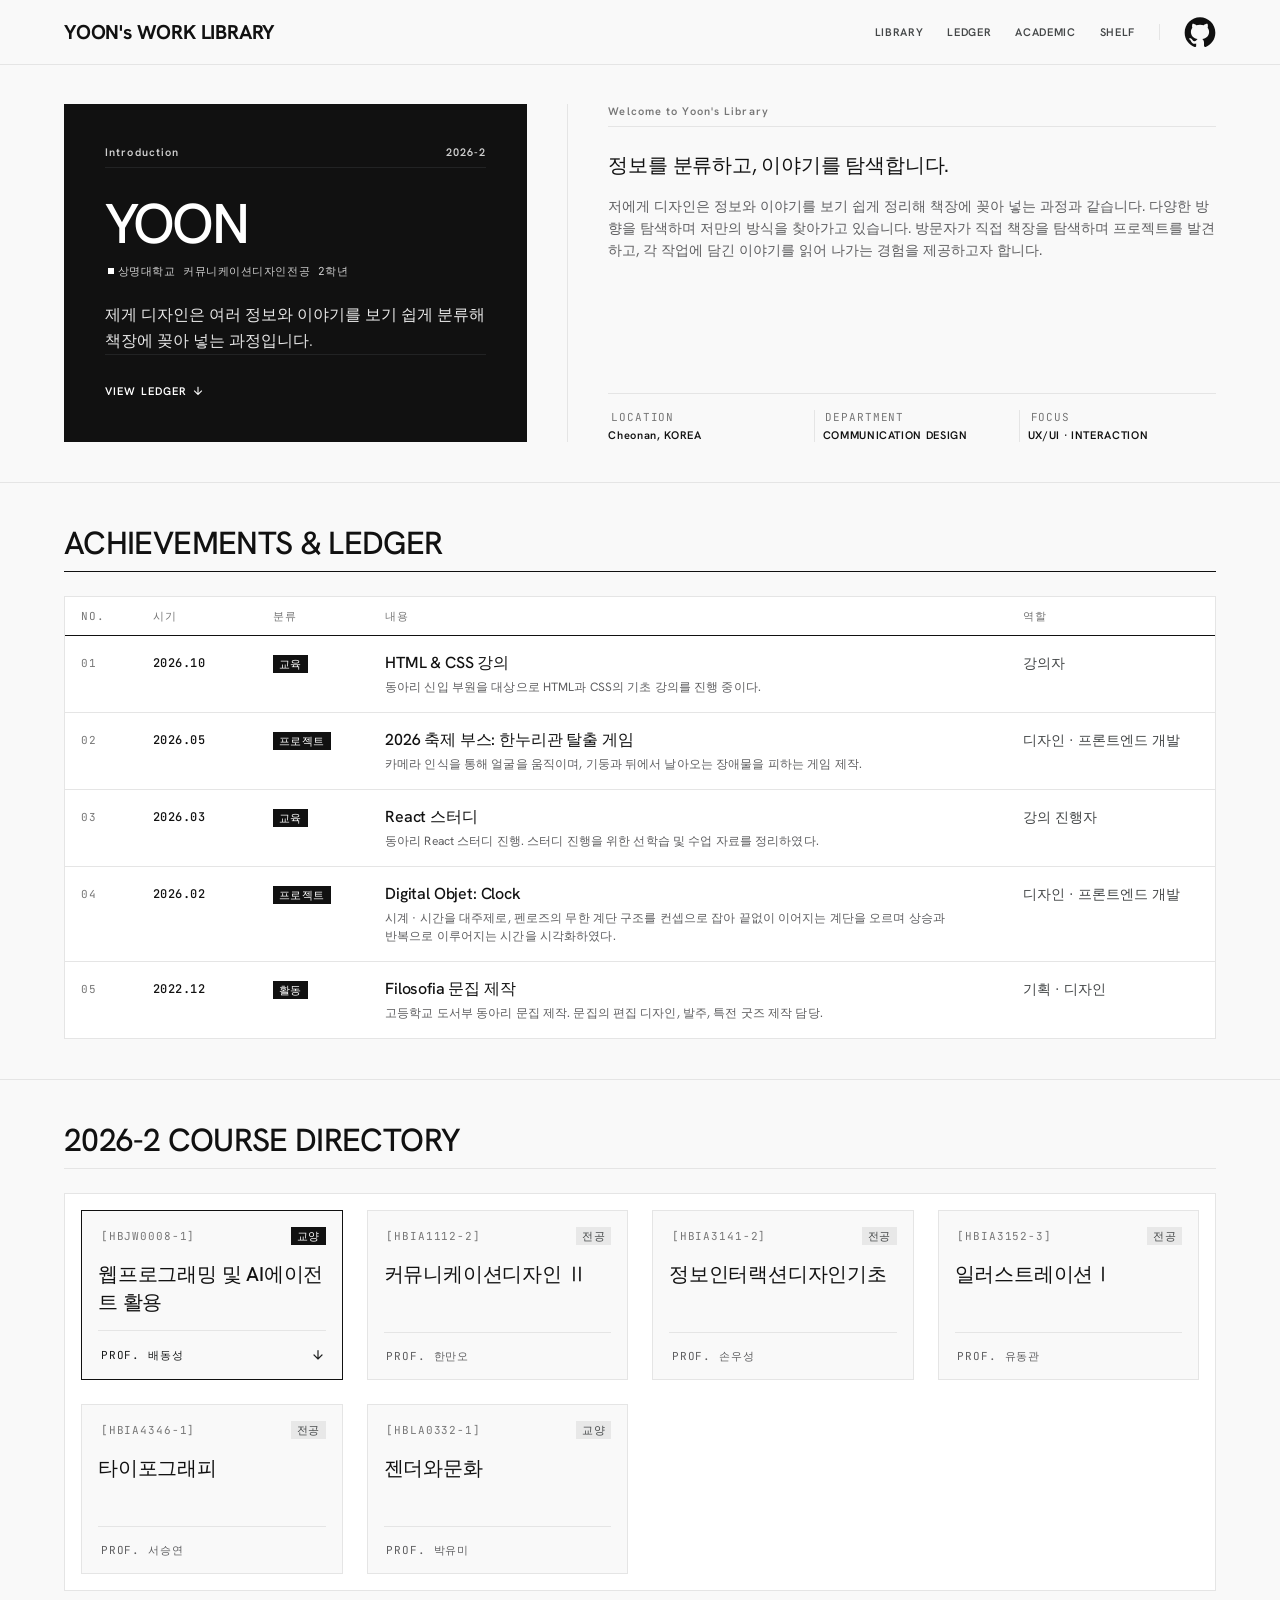
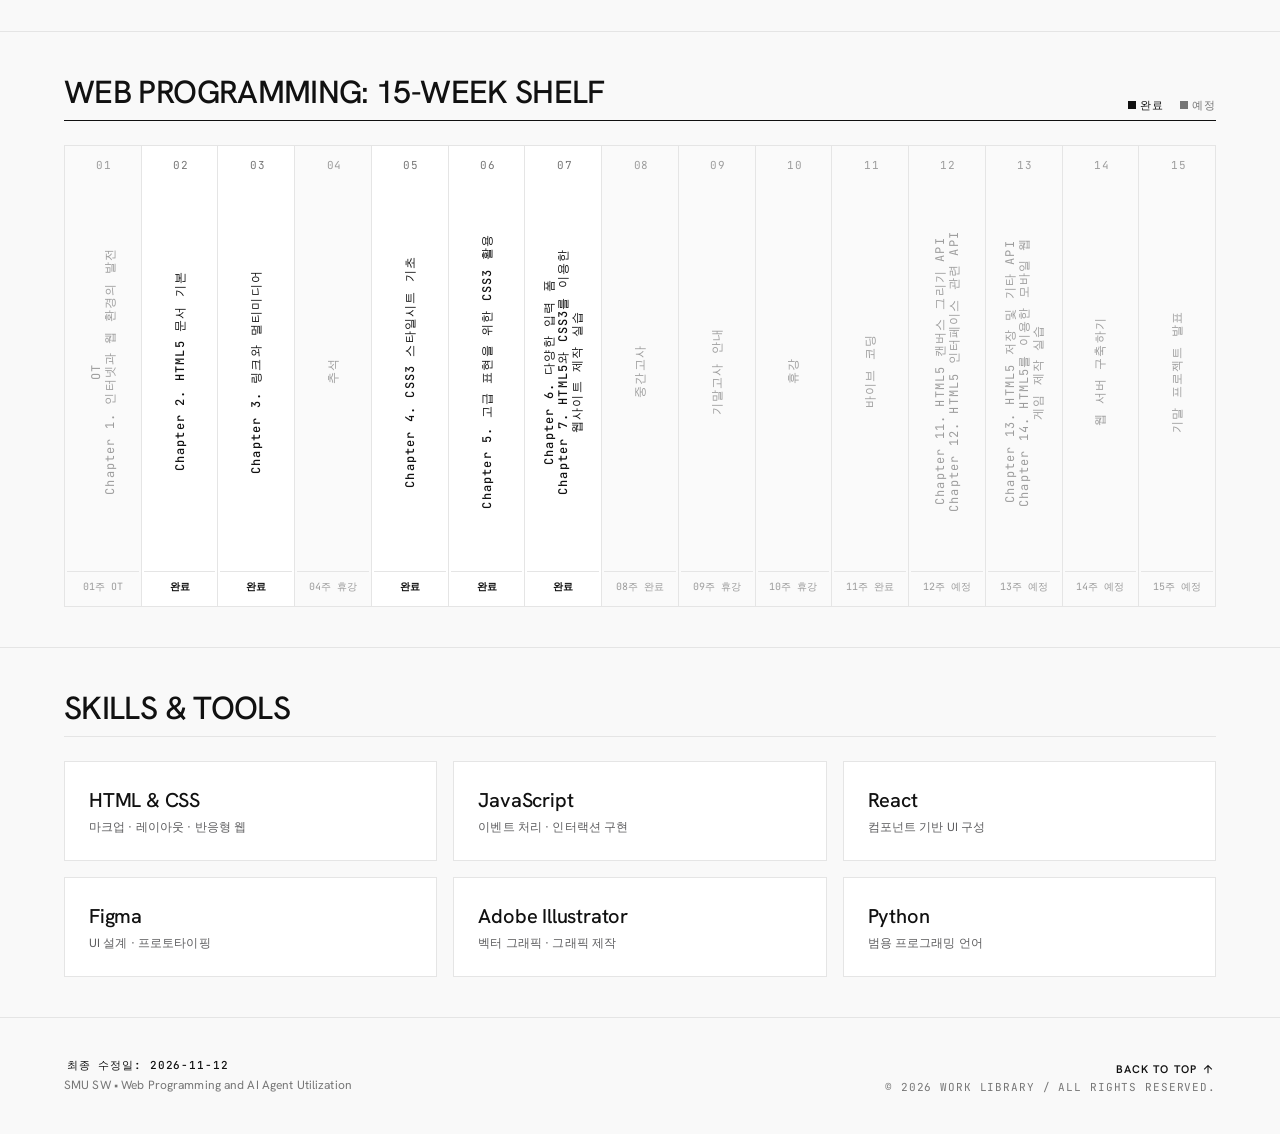
<file: assn/mid/index.html>
<!doctype html>
<html lang="ko">
  <head>
    <meta charset="utf-8" />
    <meta name="viewport" content="width=device-width, initial-scale=1" />
    <title>YOON's WORK LIBRARY</title>
    <meta
      name="description"
      content="YOON의 학업·프로젝트 이력서 아카이브 (웹프로그래밍 및 AI에이전트 활용 중간 과제)"
    />
    <link
      rel="icon"
      href="data:image/svg+xml,%3Csvg%20xmlns=%22http://www.w3.org/2000/svg%22%20viewBox=%220%200%2016%2016%22%3E%3Crect%20width=%2216%22%20height=%2216%22%20fill=%22%23111%22/%3E%3C/svg%3E"
    />
    <link rel="preconnect" href="https://fonts.googleapis.com" />
    <link rel="preconnect" href="https://fonts.gstatic.com" crossorigin />
    <link
      rel="stylesheet"
      href="https://fonts.googleapis.com/css2?family=Hanken+Grotesk:wght@300..700&amp;family=JetBrains+Mono:wght@400;500;700&amp;display=swap"
    />
    <link
      rel="stylesheet"
      href="https://fonts.googleapis.com/css2?family=Material+Symbols+Outlined&amp;icon_names=arrow_downward,arrow_upward&amp;display=block"
    />
    <link rel="stylesheet" href="style.css" />
  </head>
  <body>
    <!-- [F-01] 소개 / [F-02] GitHub -->
    <header class="page-header" id="introduction">
      <div class="site-header">
        <div class="site-header__inner">
          <a class="brand" href="#introduction">YOON's WORK LIBRARY</a>
          <div class="site-header__right">
            <nav class="nav caps" aria-label="주요 메뉴">
              <a href="#introduction">LIBRARY</a>
              <a href="#achievements">LEDGER</a>
              <a href="#courses">ACADEMIC</a>
              <a href="#web-programming">SHELF</a>
            </nav>
            <span class="divider" aria-hidden="true"></span>
            <a
              class="github-link"
              href="https://github.com/jyiyoon4"
              aria-label="GitHub 프로필 (jyiyoon4)"
            >
              <svg
                xmlns="http://www.w3.org/2000/svg"
                viewBox="0 0 24 24"
                aria-hidden="true"
              >
                <path
                  d="M10.226 17.284c-2.965-.36-5.054-2.493-5.054-5.256 0-1.123.404-2.336 1.078-3.144-.292-.741-.247-2.314.09-2.965.898-.112 2.111.36 2.83 1.01.853-.269 1.752-.404 2.853-.404 1.1 0 1.999.135 2.807.382.696-.629 1.932-1.1 2.83-.988.315.606.36 2.179.067 2.942.72.854 1.101 2 1.101 3.167 0 2.763-2.089 4.852-5.098 5.234.763.494 1.28 1.572 1.28 2.807v2.336c0 .674.561 1.056 1.235.786 4.066-1.55 7.255-5.615 7.255-10.646C23.5 6.188 18.334 1 11.978 1 5.62 1 .5 6.188.5 12.545c0 4.986 3.167 9.12 7.435 10.669.606.225 1.19-.18 1.19-.786V20.63a2.9 2.9 0 0 1-1.078.224c-1.483 0-2.359-.808-2.987-2.313-.247-.607-.517-.966-1.034-1.033-.27-.023-.359-.135-.359-.27 0-.27.45-.471.898-.471.652 0 1.213.404 1.797 1.235.45.651.921.943 1.483.943.561 0 .92-.202 1.437-.719.382-.381.674-.718.944-.943"
                />
              </svg>
            </a>
          </div>
        </div>
      </div>

      <div class="container">
        <div class="intro">
          <div class="id-card">
            <div>
              <div class="id-card__bar">
                <span class="caps">Introduction</span>
                <span class="caps">2026-2</span>
              </div>
              <h1 class="id-card__title">YOON</h1>
              <p class="id-card__affil mono">
                상명대학교 커뮤니케이션디자인전공 2학년
              </p>
              <p class="id-card__lead">
                제게 디자인은 여러 정보와 이야기를 보기 쉽게 분류해 책장에 꽂아
                넣는 과정입니다.
              </p>
            </div>
            <div class="id-card__foot">
              <a class="link-ext link-ext--down caps" href="#achievements">
                VIEW LEDGER
                <span class="icon" aria-hidden="true">arrow_downward</span>
              </a>
            </div>
          </div>

          <div class="overview">
            <div>
              <div class="overview__bar">
                <span class="caps muted">Welcome to Yoon's Library</span>
              </div>
              <div class="overview__text">
                <p class="h-md">정보를 분류하고, 이야기를 탐색합니다.</p>
                <p>
                  저에게 디자인은 정보와 이야기를 보기 쉽게 정리해 책장에 꽂아
                  넣는 과정과 같습니다. 다양한 방향을 탐색하며 저만의 방식을
                  찾아가고 있습니다. 방문자가 직접 책장을 탐색하며 프로젝트를
                  발견하고, 각 작업에 담긴 이야기를 읽어 나가는 경험을
                  제공하고자 합니다.
                </p>
              </div>
            </div>
            <dl class="meta">
              <div>
                <dt class="mono muted">LOCATION</dt>
                <dd class="caps">Cheonan, KOREA</dd>
              </div>
              <div>
                <dt class="mono muted">DEPARTMENT</dt>
                <dd class="caps">COMMUNICATION DESIGN</dd>
              </div>
              <div>
                <dt class="mono muted">FOCUS</dt>
                <dd class="caps">UX/UI · INTERACTION</dd>
              </div>
            </dl>
          </div>
        </div>
      </div>
    </header>

    <main>
      <!-- [F-03] 실적 목록: 표, 시기 역순(최신이 위)
        · 추가: tbody 의 시기 순서(최신 → 과거) 위치에 tr 한 줄 추가. NO. 는 CSS 가 자동으로 매김
        · 시기는 YYYY.MM, time 의 datetime 은 같은 값을 YYYY-MM 으로
        · 분류는 프로젝트 / 수상 / 자격 / 활동 / 교육 중 하나만 사용 -->
      <section class="section" id="achievements" aria-labelledby="ach-title">
        <div class="container">
          <div class="section-head section-head--strong">
            <div>
              <h2 class="h-lg" id="ach-title">ACHIEVEMENTS &amp; LEDGER</h2>
            </div>
          </div>

          <div class="ledger">
            <table class="ledger__table">
              <caption class="sr-only">
                실적 목록 (최신순): 시기, 분류, 내용, 역할
              </caption>
              <thead>
                <tr>
                  <th scope="col" class="ledger__no">NO.</th>
                  <th scope="col" class="ledger__date">시기</th>
                  <th scope="col" class="ledger__type">분류</th>
                  <th scope="col">내용</th>
                  <th scope="col" class="ledger__role">역할</th>
                </tr>
              </thead>
              <tbody>
                <tr>
                  <td class="ledger__no"></td>
                  <td class="ledger__date">
                    <time datetime="2026-10">2026.10</time>
                  </td>
                  <td class="ledger__type"><span class="tag">교육</span></td>
                  <td>
                    <p class="ledger__title">HTML &amp; CSS 강의</p>
                    <p class="ledger__desc small">
                      동아리 신입 부원을 대상으로 HTML과 CSS의 기초 강의를 진행
                      중이다.
                    </p>
                  </td>
                  <td class="ledger__role">강의자</td>
                </tr>

                <tr>
                  <td class="ledger__no"></td>
                  <td class="ledger__date">
                    <time datetime="2026-05">2026.05</time>
                  </td>
                  <td class="ledger__type">
                    <span class="tag">프로젝트</span>
                  </td>
                  <td>
                    <p class="ledger__title">
                      2026 축제 부스: 한누리관 탈출 게임
                    </p>
                    <p class="ledger__desc small">
                      카메라 인식을 통해 얼굴을 움직이며, 기둥과 뒤에서 날아오는
                      장애물을 피하는 게임 제작.
                    </p>
                  </td>
                  <td class="ledger__role">디자인 · 프론트엔드 개발</td>
                </tr>

                <tr>
                  <td class="ledger__no"></td>
                  <td class="ledger__date">
                    <time datetime="2026-03">2026.03</time>
                  </td>
                  <td class="ledger__type"><span class="tag">교육</span></td>
                  <td>
                    <p class="ledger__title">React 스터디</p>
                    <p class="ledger__desc small">
                      동아리 React 스터디 진행. 스터디 진행을 위한 선학습 및
                      수업 자료를 정리하였다.
                    </p>
                  </td>
                  <td class="ledger__role">강의 진행자</td>
                </tr>

                <tr>
                  <td class="ledger__no"></td>
                  <td class="ledger__date">
                    <time datetime="2026-02">2026.02</time>
                  </td>
                  <td class="ledger__type">
                    <span class="tag">프로젝트</span>
                  </td>
                  <td>
                    <p class="ledger__title">Digital Objet: Clock</p>
                    <p class="ledger__desc small">
                      시계 · 시간을 대주제로, 펜로즈의 무한 계단 구조를 컨셉으로
                      잡아 끝없이 이어지는 계단을 오르며 상승과 반복으로
                      이루어지는 시간을 시각화하였다.
                    </p>
                  </td>
                  <td class="ledger__role">디자인 · 프론트엔드 개발</td>
                </tr>

                <tr>
                  <td class="ledger__no"></td>
                  <td class="ledger__date">
                    <time datetime="2022-12">2022.12</time>
                  </td>
                  <td class="ledger__type"><span class="tag">활동</span></td>
                  <td>
                    <p class="ledger__title">Filosofia 문집 제작</p>
                    <p class="ledger__desc small">
                      고등학교 도서부 동아리 문집 제작. 문집의 편집 디자인,
                      발주, 특전 굿즈 제작 담당.
                    </p>
                  </td>
                  <td class="ledger__role">기획 · 디자인</td>
                </tr>
              </tbody>
            </table>
          </div>
        </div>
      </section>

      <!-- [F-04] 수강 과목: 목록 (이수 구분은 전공 / 교양 중 하나) -->
      <section class="section" id="courses" aria-labelledby="course-title">
        <div class="container">
          <div class="section-head">
            <div>
              <h2 class="h-lg" id="course-title">2026-2 COURSE DIRECTORY</h2>
            </div>
          </div>

          <ul class="courses">
            <li>
              <a class="course course--link" href="#web-programming">
                <div>
                  <div class="course__top">
                    <span class="mono muted">[HBJW0008-1]</span>
                    <span class="course__badge">교양</span>
                  </div>
                  <h3 class="h-md">웹프로그래밍 및 AI에이전트 활용</h3>
                </div>
                <div class="course__foot">
                  <span class="mono">PROF. 배동성</span>
                  <span class="icon" aria-hidden="true">arrow_downward</span>
                </div>
              </a>
            </li>
            <li>
              <article class="course">
                <div>
                  <div class="course__top">
                    <span class="mono muted">[HBIA1112-2]</span>
                    <span class="course__badge">전공</span>
                  </div>
                  <h3 class="h-md">커뮤니케이션디자인 Ⅱ</h3>
                </div>
                <div class="course__foot">
                  <span class="mono">PROF. 한만오</span>
                </div>
              </article>
            </li>
            <li>
              <article class="course">
                <div>
                  <div class="course__top">
                    <span class="mono muted">[HBIA3141-2]</span>
                    <span class="course__badge">전공</span>
                  </div>
                  <h3 class="h-md">정보인터랙션디자인기초</h3>
                </div>
                <div class="course__foot">
                  <span class="mono">PROF. 손우성</span>
                </div>
              </article>
            </li>
            <li>
              <article class="course">
                <div>
                  <div class="course__top">
                    <span class="mono muted">[HBIA3152-3]</span>
                    <span class="course__badge">전공</span>
                  </div>
                  <h3 class="h-md">일러스트레이션Ⅰ</h3>
                </div>
                <div class="course__foot">
                  <span class="mono">PROF. 유동관</span>
                </div>
              </article>
            </li>
            <li>
              <article class="course">
                <div>
                  <div class="course__top">
                    <span class="mono muted">[HBIA4346-1]</span>
                    <span class="course__badge">전공</span>
                  </div>
                  <h3 class="h-md">타이포그래피</h3>
                </div>
                <div class="course__foot">
                  <span class="mono">PROF. 서승연</span>
                </div>
              </article>
            </li>
            <li>
              <article class="course">
                <div>
                  <div class="course__top">
                    <span class="mono muted">[HBLA0332-1]</span>
                    <span class="course__badge">교양</span>
                  </div>
                  <h3 class="h-md">젠더와문화</h3>
                </div>
                <div class="course__foot">
                  <span class="mono">PROF. 박유미</span>
                </div>
              </article>
            </li>
          </ul>
        </div>
      </section>

      <!-- [F-05] 웹프로그래밍 15주 책장 — 정확히 15개의 li, 1주 → 15주 순서, 모든 주차가 같은 모양
        · 상태는 href 유무로 자동 결정: href 있음 = 완료(진한 색·클릭·펼쳐짐) / 없음 = 흐린 색·클릭 불가
        · 번호(01~15), href 없는 주차의 "NN주", 펼침 화면 문구는 CSS 가 자동 생성
        · 링크는 index.html 기준 상대 경로 (배포 경로가 바뀌어도 w 폴더만 함께 있으면 동작)
        · 주차를 마치면 해당 li 에서 두 곳만 수정: ① a.spine 에 href="…" 추가 ② 상태 글자 "예정" → "완료" -->
      <section class="section" id="web-programming" aria-labelledby="web-title">
        <div class="container">
          <div class="section-head section-head--strong">
            <div>
              <h2 class="h-lg" id="web-title">
                WEB PROGRAMMING: 15-WEEK SHELF
              </h2>
            </div>
            <p class="legend mono">
              <span class="legend__item"
                ><span class="legend__swatch" aria-hidden="true"></span
                >완료</span
              >
              <span class="legend__item legend__item--todo"
                ><span class="legend__swatch" aria-hidden="true"></span
                >예정</span
              >
            </p>
          </div>

          <div class="shelf">
            <ol class="shelf__grid" aria-label="웹프로그래밍 1~15주차 실습">
              <li>
                <a class="spine">
                  <span class="spine__no mono"></span>
                  <span class="spine__title"
                    ><span
                      >OT <br />
                      Chapter 1. 인터넷과 웹 환경의 발전</span
                    ></span
                  >
                  <span class="spine__status"
                    ><span class="spine__state">OT</span></span
                  >
                </a>
              </li>
              <li>
                <a class="spine" href="w/doc02.html">
                  <span class="spine__no mono"></span>
                  <span class="spine__title"
                    ><span>Chapter 2. HTML5 문서 기본</span></span
                  >
                  <span class="spine__status"
                    ><span class="spine__state">완료</span></span
                  >
                </a>
              </li>
              <li>
                <a class="spine" href="w/doc03.html">
                  <span class="spine__no mono"></span>
                  <span class="spine__title"
                    ><span>Chapter 3. 링크와 멀티미디어</span></span
                  >
                  <span class="spine__status"
                    ><span class="spine__state">완료</span></span
                  >
                </a>
              </li>
              <li>
                <a class="spine">
                  <span class="spine__no mono"></span>
                  <span class="spine__title"><span>추석</span></span>
                  <span class="spine__status"
                    ><span class="spine__state">휴강</span></span
                  >
                </a>
              </li>
              <li>
                <a class="spine" href="w/doc05.html">
                  <span class="spine__no mono"></span>
                  <span class="spine__title"
                    ><span>Chapter 4. CSS3 스타일시트 기초</span></span
                  >
                  <span class="spine__status"
                    ><span class="spine__state">완료</span></span
                  >
                </a>
              </li>
              <li>
                <a class="spine" href="w/doc06.html">
                  <span class="spine__no mono"></span>
                  <span class="spine__title"
                    ><span>Chapter 5. 고급 표현을 위한 CSS3 활용</span></span
                  >
                  <span class="spine__status"
                    ><span class="spine__state">완료</span></span
                  >
                </a>
              </li>
              <li>
                <a class="spine" href="w/doc07.html">
                  <span class="spine__no mono"></span>
                  <span class="spine__title"
                    ><span
                      >Chapter 6. 다양한 입력 폼 <br />
                      Chapter 7. HTML5와 CSS3를 이용한 웹사이트 제작 실습</span
                    ></span
                  >
                  <span class="spine__status"
                    ><span class="spine__state">완료</span></span
                  >
                </a>
              </li>
              <li>
                <a class="spine">
                  <span class="spine__no mono"></span>
                  <span class="spine__title"><span>중간고사</span></span>
                  <span class="spine__status"
                    ><span class="spine__state">완료</span></span
                  >
                </a>
              </li>
              <li>
                <a class="spine">
                  <span class="spine__no mono"></span>
                  <span class="spine__title">
                    <span>기말고사 안내</span>
                    <!-- <span>Chapter 8. 자바스크립트 프로그래밍 기초</span> -->
                  </span>
                  <span class="spine__status"
                    ><span class="spine__state">휴강</span></span
                  >
                </a>
              </li>
              <li>
                <a class="spine">
                  <span class="spine__no mono"></span>
                  <span class="spine__title">
                    <span>휴강</span>
                    <!-- <span>Chapter 9. 자바스크립트 객체와 DOM</span> -->
                  </span>
                  <span class="spine__status"
                    ><span class="spine__state">휴강</span></span
                  >
                </a>
              </li>
              <li>
                <a class="spine">
                  <span class="spine__no mono"></span>
                  <span class="spine__title">
                    <span>바이브 코딩</span>
                    <!-- <span>Chapter 10. 이벤트 처리와 동적 웹 문서</span> -->
                  </span>
                  <span class="spine__status"
                    ><span class="spine__state">완료</span></span
                  >
                </a>
              </li>
              <li>
                <a class="spine">
                  <span class="spine__no mono"></span>
                  <span class="spine__title"
                    ><span
                      >Chapter 11. HTML5 캔버스 그리기 API <br />
                      Chapter 12. HTML5 인터페이스 관련 API</span
                    ></span
                  >
                  <span class="spine__status"
                    ><span class="spine__state">예정</span></span
                  >
                </a>
              </li>
              <li>
                <a class="spine">
                  <span class="spine__no mono"></span>
                  <span class="spine__title"
                    ><span
                      >Chapter 13. HTML5 저장 및 기타 API <br />
                      Chapter 14. HTML5를 이용한 모바일 웹 게임 제작 실습</span
                    ></span
                  >
                  <span class="spine__status"
                    ><span class="spine__state">예정</span></span
                  >
                </a>
              </li>
              <li>
                <a class="spine">
                  <span class="spine__no mono"></span>
                  <span class="spine__title"
                    ><span>웹 서버 구축하기</span></span
                  >
                  <span class="spine__status"
                    ><span class="spine__state">예정</span></span
                  >
                </a>
              </li>
              <li>
                <a class="spine">
                  <span class="spine__no mono"></span>
                  <span class="spine__title"
                    ><span>기말 프로젝트 발표</span></span
                  >
                  <span class="spine__status"
                    ><span class="spine__state">예정</span></span
                  >
                </a>
              </li>
            </ol>
          </div>
        </div>
      </section>

      <!-- [A-01] 추가 요구사항: 기술 스택 (분류명·번호 없이 이름 + 한 줄 설명) -->
      <section id="skills" aria-labelledby="skills-title">
        <div class="container">
          <div class="section-head">
            <div>
              <h2 class="h-lg" id="skills-title">SKILLS &amp; TOOLS</h2>
            </div>
          </div>
          <ul class="skills">
            <li class="skill">
              <h3 class="h-md">HTML &amp; CSS</h3>
              <p class="small">마크업 · 레이아웃 · 반응형 웹</p>
            </li>
            <li class="skill">
              <h3 class="h-md">JavaScript</h3>
              <p class="small">이벤트 처리 · 인터랙션 구현</p>
            </li>
            <li class="skill">
              <h3 class="h-md">React</h3>
              <p class="small">컴포넌트 기반 UI 구성</p>
            </li>
            <li class="skill">
              <h3 class="h-md">Figma</h3>
              <p class="small">UI 설계 · 프로토타이핑</p>
            </li>
            <li class="skill">
              <h3 class="h-md">Adobe Illustrator</h3>
              <p class="small">벡터 그래픽 · 그래픽 제작</p>
            </li>
            <li class="skill">
              <h3 class="h-md">Python</h3>
              <p class="small">범용 프로그래밍 언어</p>
            </li>
          </ul>
        </div>
      </section>
    </main>

    <!-- [F-06] 최종 수정일: 마지막 커밋 날짜와 같아야 함 (커밋 날짜가 바뀌면 이 값도 수정) -->
    <footer class="site-footer" id="colophon">
      <div class="container site-footer__inner">
        <div class="site-footer__col">
          <p class="date mono">
            최종 수정일: <time datetime="2026-11-12">2026-11-12</time>
          </p>
          <p class="small muted">
            SMU SW • Web Programming and AI Agent Utilization
          </p>
        </div>
        <div class="site-footer__col site-footer__col--right">
          <a class="link-ext link-ext--up contact caps" href="#introduction">
            BACK TO TOP
            <span class="icon" aria-hidden="true">arrow_upward</span>
          </a>
          <span class="mono muted"
            >© 2026 WORK LIBRARY / ALL RIGHTS RESERVED.</span
          >
        </div>
      </div>
    </footer>
  </body>
</html>
</file>
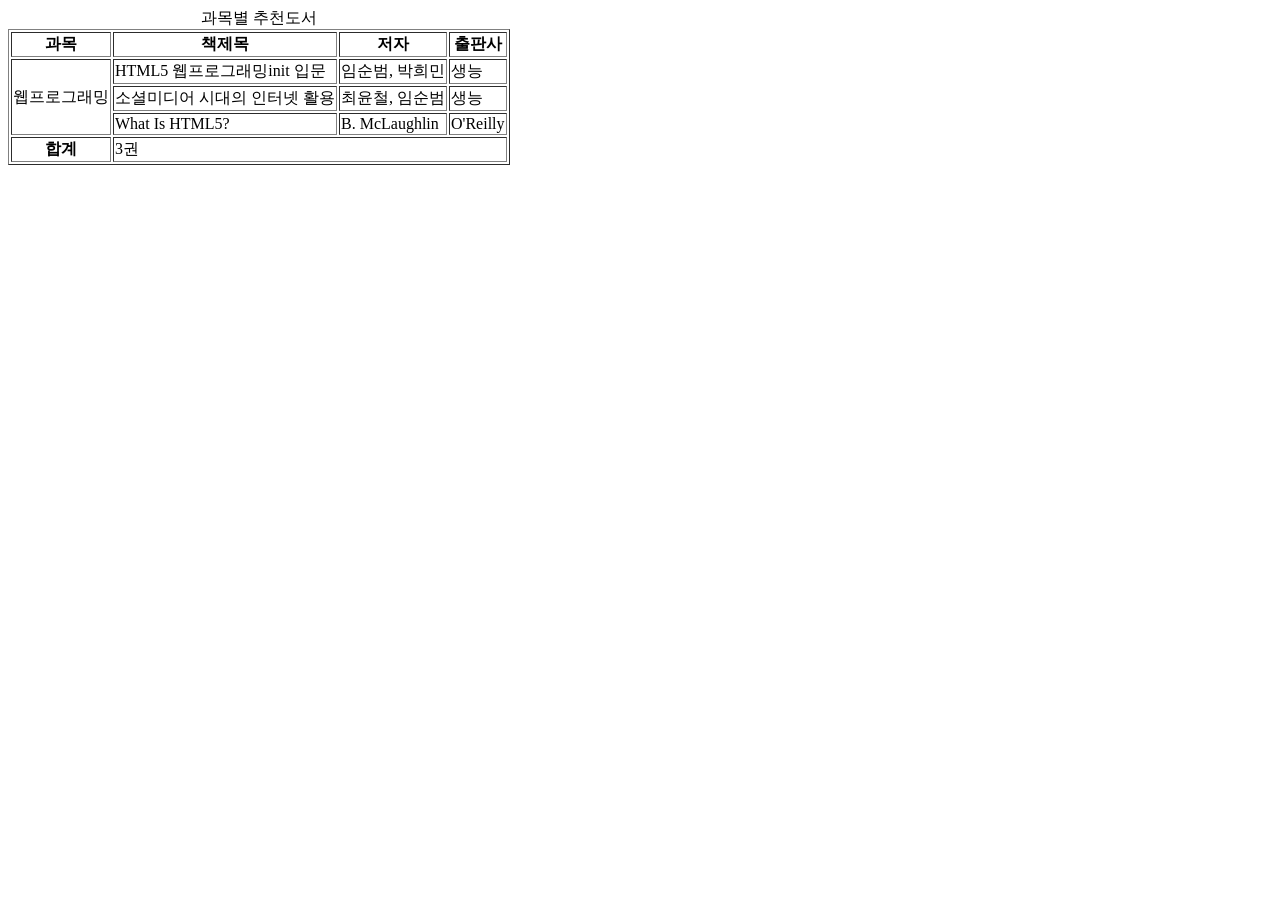
<file: w2-hw.html>
<!doctype html>
<html>
  <head>
    <title>과목별 추천도서</title>
  </head>

  <body>
    <table border="1">
      <caption>
        과목별 추천도서
      </caption>

      <tr>
        <th>과목</th>
        <th>책제목</th>
        <th>저자</th>
        <th>출판사</th>
      </tr>

      <tr>
        <td rowspan="3">웹프로그래밍</td>
        <td>HTML5 웹프로그래밍init 입문</td>
        <td>임순범, 박희민</td>
        <td>생능</td>
      </tr>

      <tr>
        <td>소셜미디어 시대의 인터넷 활용</td>
        <td>최윤철, 임순범</td>
        <td>생능</td>
      </tr>

      <tr>
        <td>What Is HTML5?</td>
        <td>B. McLaughlin</td>
        <td>O'Reilly</td>
      </tr>

      <tr>
        <th>합계</th>
        <td colspan="3">3권</td>
      </tr>
    </table>
  </body>
</html>
</file>
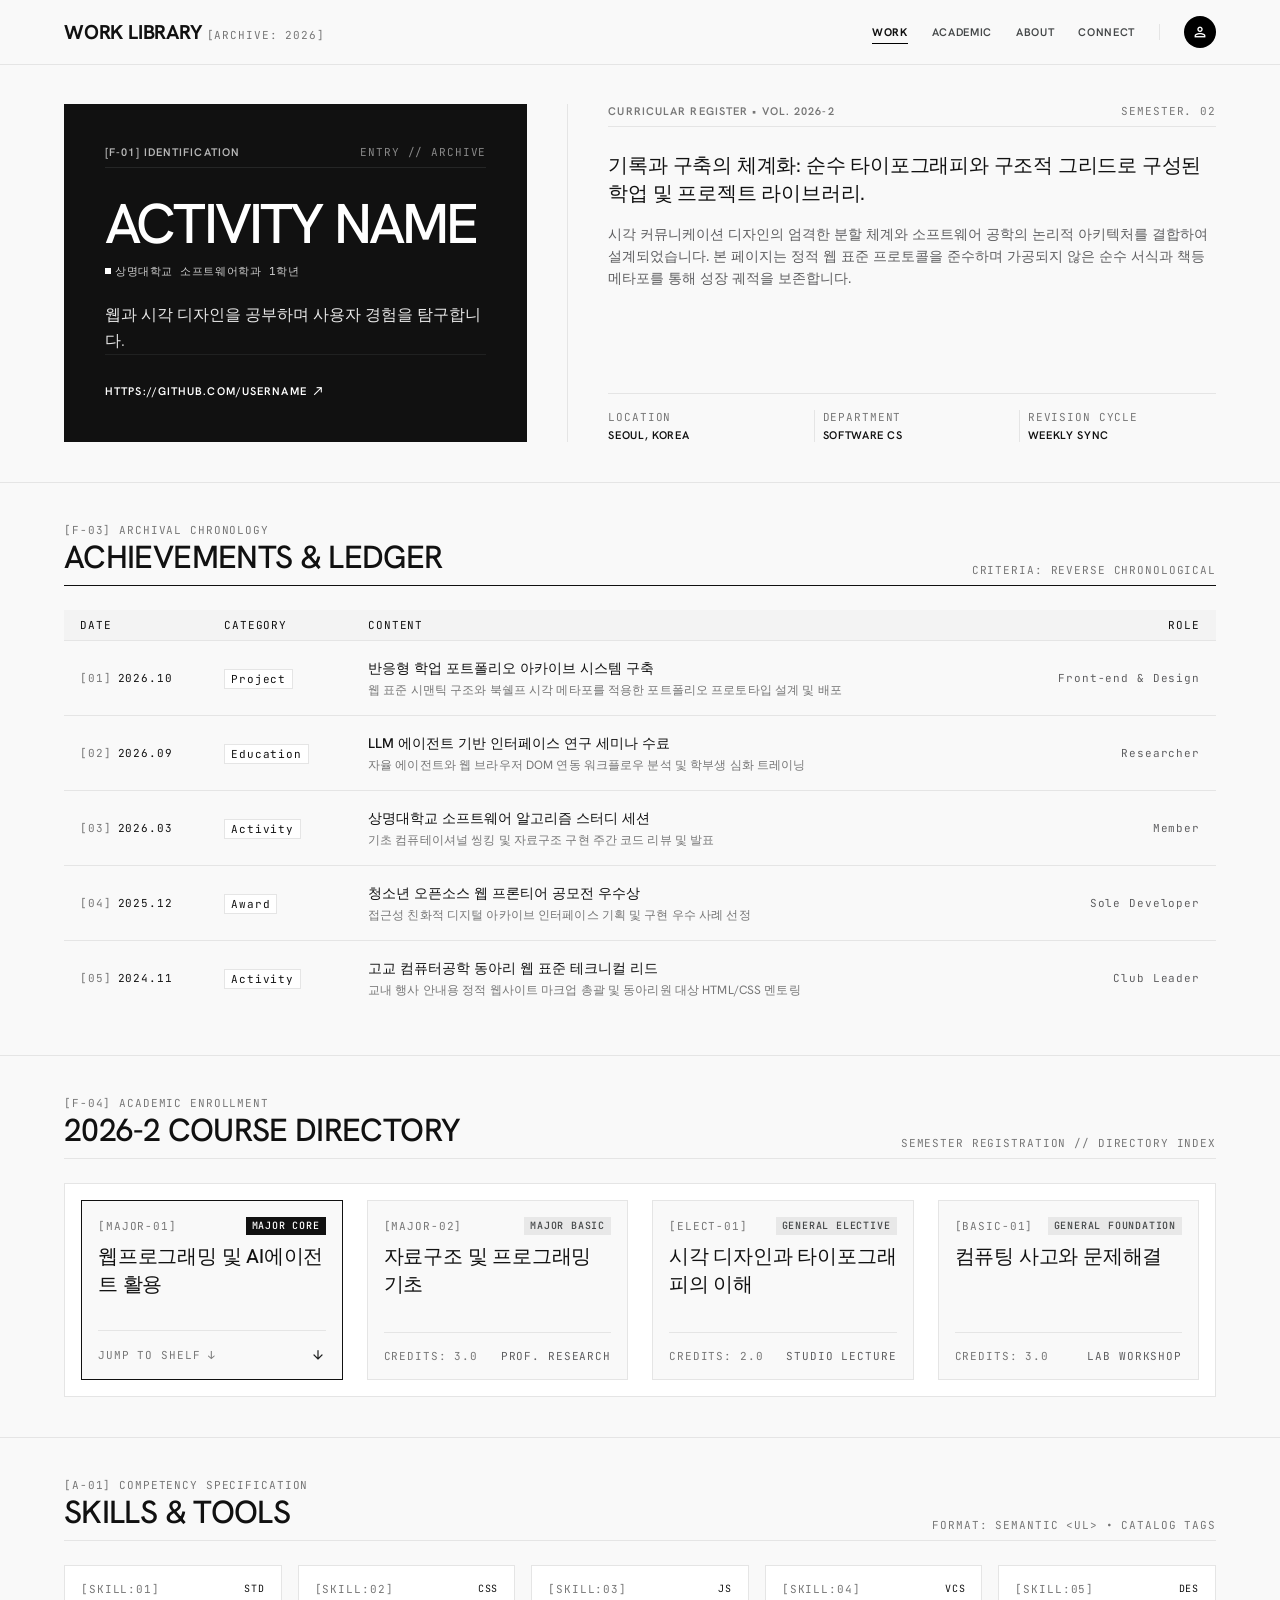
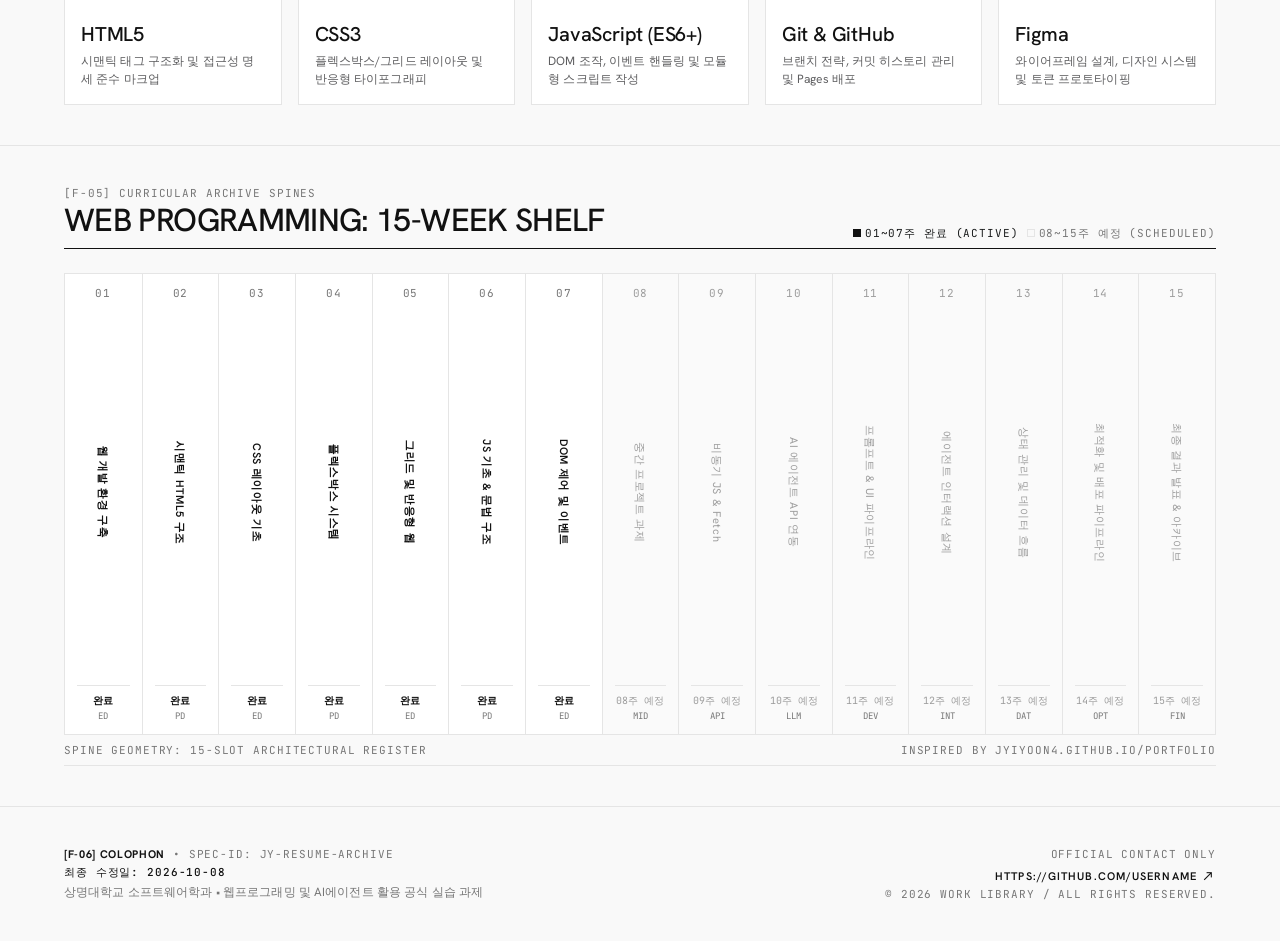
<file: assn/mid.html>
<!doctype html>
<html lang="ko">
  <head>
    <meta charset="utf-8" />
    <meta name="viewport" content="width=device-width, initial-scale=1" />
    <title>WORK LIBRARY — Activity Name</title>
    <meta
      name="description"
      content="상명대학교 소프트웨어학과 학업·프로젝트 포트폴리오 아카이브"
    />
    <link rel="stylesheet" href="./mid-style.css" />
  </head>
  <body>
    <header class="site-header">
      <div class="site-header__inner">
        <a class="brand" href="index.html">
          <span class="brand__name">WORK LIBRARY</span>
          <span class="brand__tag mono muted">[ARCHIVE: 2026]</span>
        </a>
        <div class="site-header__right">
          <nav class="nav caps" aria-label="주요 메뉴">
            <a href="index.html" aria-current="page">WORK</a>
            <a href="#courses">ACADEMIC</a>
            <a href="#introduction">ABOUT</a>
            <a href="#colophon">CONNECT</a>
          </nav>
          <span class="divider" aria-hidden="true"></span>
          <span class="avatar" aria-hidden="true"
            ><span class="icon">person</span></span
          >
        </div>
      </div>
    </header>

    <main>
      <!-- [F-01] 소개 / [F-02] GitHub -->
      <section class="section" id="introduction" aria-labelledby="intro-title">
        <div class="container">
          <div class="intro">
            <div class="id-card">
              <div>
                <div class="id-card__bar">
                  <span class="caps">[F-01] IDENTIFICATION</span>
                  <span class="mono">ENTRY // ARCHIVE</span>
                </div>
                <h1 class="id-card__title" id="intro-title">Activity Name</h1>
                <p class="id-card__affil mono">
                  상명대학교 소프트웨어학과 1학년
                </p>
                <p class="id-card__lead">
                  웹과 시각 디자인을 공부하며 사용자 경험을 탐구합니다.
                </p>
              </div>
              <div class="id-card__foot">
                <div>
                  <a
                    class="link-ext caps"
                    href="https://github.com/USERNAME"
                    target="_blank"
                    rel="noopener noreferrer"
                  >
                    HTTPS://GITHUB.COM/USERNAME
                    <span class="icon" aria-hidden="true">north_east</span>
                  </a>
                </div>
              </div>
            </div>

            <div class="overview">
              <div>
                <div class="overview__bar">
                  <span class="caps muted"
                    >CURRICULAR REGISTER • VOL. 2026-2</span
                  >
                  <span class="mono muted">SEMESTER. 02</span>
                </div>
                <div class="overview__text">
                  <p class="h-md">
                    기록과 구축의 체계화: 순수 타이포그래피와 구조적 그리드로
                    구성된 학업 및 프로젝트 라이브러리.
                  </p>
                  <p>
                    시각 커뮤니케이션 디자인의 엄격한 분할 체계와 소프트웨어
                    공학의 논리적 아키텍처를 결합하여 설계되었습니다. 본
                    페이지는 정적 웹 표준 프로토콜을 준수하며 가공되지 않은 순수
                    서식과 책등 메타포를 통해 성장 궤적을 보존합니다.
                  </p>
                </div>
              </div>
              <dl class="meta">
                <div>
                  <dt class="mono muted">LOCATION</dt>
                  <dd class="caps">SEOUL, KOREA</dd>
                </div>
                <div>
                  <dt class="mono muted">DEPARTMENT</dt>
                  <dd class="caps">SOFTWARE CS</dd>
                </div>
                <div>
                  <dt class="mono muted">REVISION CYCLE</dt>
                  <dd class="caps">WEEKLY SYNC</dd>
                </div>
              </dl>
            </div>
          </div>
        </div>
      </section>

      <!-- [F-03] 성과 -->
      <section class="section" id="achievements" aria-labelledby="ach-title">
        <div class="container">
          <div class="section-head section-head--strong">
            <div>
              <span class="mono muted">[F-03] ARCHIVAL CHRONOLOGY</span>
              <h2 class="h-lg" id="ach-title">ACHIEVEMENTS &amp; LEDGER</h2>
            </div>
            <span class="mono muted">CRITERIA: REVERSE CHRONOLOGICAL</span>
          </div>
          <div class="table-wrap">
            <table>
              <caption class="sr-only">
                최신순 성과 목록
              </caption>
              <thead>
                <tr class="mono">
                  <th scope="col">Date</th>
                  <th scope="col">Category</th>
                  <th scope="col">Content</th>
                  <th scope="col">Role</th>
                </tr>
              </thead>
              <tbody>
                <tr>
                  <td class="td-date mono">
                    <span class="muted">[01]</span
                    ><time datetime="2026-10">2026.10</time>
                  </td>
                  <td><span class="tag mono">Project</span></td>
                  <td>
                    <div class="td-title">
                      반응형 학업 포트폴리오 아카이브 시스템 구축
                    </div>
                    <div class="td-desc small muted">
                      웹 표준 시맨틱 구조와 북쉘프 시각 메타포를 적용한
                      포트폴리오 프로토타입 설계 및 배포
                    </div>
                  </td>
                  <td class="td-role mono">Front-end &amp; Design</td>
                </tr>
                <tr>
                  <td class="td-date mono">
                    <span class="muted">[02]</span
                    ><time datetime="2026-09">2026.09</time>
                  </td>
                  <td><span class="tag mono">Education</span></td>
                  <td>
                    <div class="td-title">
                      LLM 에이전트 기반 인터페이스 연구 세미나 수료
                    </div>
                    <div class="td-desc small muted">
                      자율 에이전트와 웹 브라우저 DOM 연동 워크플로우 분석 및
                      학부생 심화 트레이닝
                    </div>
                  </td>
                  <td class="td-role mono">Researcher</td>
                </tr>
                <tr>
                  <td class="td-date mono">
                    <span class="muted">[03]</span
                    ><time datetime="2026-03">2026.03</time>
                  </td>
                  <td><span class="tag mono">Activity</span></td>
                  <td>
                    <div class="td-title">
                      상명대학교 소프트웨어 알고리즘 스터디 세션
                    </div>
                    <div class="td-desc small muted">
                      기초 컴퓨테이셔널 씽킹 및 자료구조 구현 주간 코드 리뷰 및
                      발표
                    </div>
                  </td>
                  <td class="td-role mono">Member</td>
                </tr>
                <tr>
                  <td class="td-date mono">
                    <span class="muted">[04]</span
                    ><time datetime="2025-12">2025.12</time>
                  </td>
                  <td><span class="tag mono">Award</span></td>
                  <td>
                    <div class="td-title">
                      청소년 오픈소스 웹 프론티어 공모전 우수상
                    </div>
                    <div class="td-desc small muted">
                      접근성 친화적 디지털 아카이브 인터페이스 기획 및 구현 우수
                      사례 선정
                    </div>
                  </td>
                  <td class="td-role mono">Sole Developer</td>
                </tr>
                <tr>
                  <td class="td-date mono">
                    <span class="muted">[05]</span
                    ><time datetime="2024-11">2024.11</time>
                  </td>
                  <td><span class="tag mono">Activity</span></td>
                  <td>
                    <div class="td-title">
                      고교 컴퓨터공학 동아리 웹 표준 테크니컬 리드
                    </div>
                    <div class="td-desc small muted">
                      교내 행사 안내용 정적 웹사이트 마크업 총괄 및 동아리원
                      대상 HTML/CSS 멘토링
                    </div>
                  </td>
                  <td class="td-role mono">Club Leader</td>
                </tr>
              </tbody>
            </table>
          </div>
        </div>
      </section>

      <!-- [F-04] 수강 과목 -->
      <section class="section" id="courses" aria-labelledby="course-title">
        <div class="container">
          <div class="section-head">
            <div>
              <span class="mono muted">[F-04] ACADEMIC ENROLLMENT</span>
              <h2 class="h-lg" id="course-title">2026-2 COURSE DIRECTORY</h2>
            </div>
            <span class="mono muted"
              >SEMESTER REGISTRATION // DIRECTORY INDEX</span
            >
          </div>
          <div class="courses">
            <a class="course course--link" href="#web-programming">
              <div>
                <div class="course__top">
                  <span class="mono muted">[MAJOR-01]</span
                  ><span class="course__badge">Major Core</span>
                </div>
                <h3 class="h-md">웹프로그래밍 및 AI에이전트 활용</h3>
              </div>
              <div class="course__foot">
                <span class="mono muted">JUMP TO SHELF ↓</span
                ><span class="icon" aria-hidden="true">arrow_downward</span>
              </div>
            </a>
            <article class="course">
              <div>
                <div class="course__top">
                  <span class="mono muted">[MAJOR-02]</span
                  ><span class="course__badge">Major Basic</span>
                </div>
                <h3 class="h-md">자료구조 및 프로그래밍 기초</h3>
              </div>
              <div class="course__foot">
                <span class="mono muted">CREDITS: 3.0</span
                ><span class="mono">PROF. RESEARCH</span>
              </div>
            </article>
            <article class="course">
              <div>
                <div class="course__top">
                  <span class="mono muted">[ELECT-01]</span
                  ><span class="course__badge">General Elective</span>
                </div>
                <h3 class="h-md">시각 디자인과 타이포그래피의 이해</h3>
              </div>
              <div class="course__foot">
                <span class="mono muted">CREDITS: 2.0</span
                ><span class="mono">STUDIO LECTURE</span>
              </div>
            </article>
            <article class="course">
              <div>
                <div class="course__top">
                  <span class="mono muted">[BASIC-01]</span
                  ><span class="course__badge">General Foundation</span>
                </div>
                <h3 class="h-md">컴퓨팅 사고와 문제해결</h3>
              </div>
              <div class="course__foot">
                <span class="mono muted">CREDITS: 3.0</span
                ><span class="mono">LAB WORKSHOP</span>
              </div>
            </article>
          </div>
        </div>
      </section>

      <!-- [A-01] 스킬 -->
      <section class="section" id="skills" aria-labelledby="skills-title">
        <div class="container">
          <div class="section-head">
            <div>
              <span class="mono muted">[A-01] COMPETENCY SPECIFICATION</span>
              <h2 class="h-lg" id="skills-title">SKILLS &amp; TOOLS</h2>
            </div>
            <span class="mono muted"
              >FORMAT: SEMANTIC &lt;UL&gt; • CATALOG TAGS</span
            >
          </div>
          <ul class="skills">
            <li class="skill">
              <div class="skill__top">
                <span class="mono muted">[SKILL:01]</span
                ><span class="mono">STD</span>
              </div>
              <div>
                <h3 class="h-md">HTML5</h3>
                <p class="small">
                  시맨틱 태그 구조화 및 접근성 명세 준수 마크업
                </p>
              </div>
            </li>
            <li class="skill">
              <div class="skill__top">
                <span class="mono muted">[SKILL:02]</span
                ><span class="mono">CSS</span>
              </div>
              <div>
                <h3 class="h-md">CSS3</h3>
                <p class="small">
                  플렉스박스/그리드 레이아웃 및 반응형 타이포그래피
                </p>
              </div>
            </li>
            <li class="skill">
              <div class="skill__top">
                <span class="mono muted">[SKILL:03]</span
                ><span class="mono">JS</span>
              </div>
              <div>
                <h3 class="h-md">JavaScript (ES6+)</h3>
                <p class="small">
                  DOM 조작, 이벤트 핸들링 및 모듈형 스크립트 작성
                </p>
              </div>
            </li>
            <li class="skill">
              <div class="skill__top">
                <span class="mono muted">[SKILL:04]</span
                ><span class="mono">VCS</span>
              </div>
              <div>
                <h3 class="h-md">Git &amp; GitHub</h3>
                <p class="small">
                  브랜치 전략, 커밋 히스토리 관리 및 Pages 배포
                </p>
              </div>
            </li>
            <li class="skill">
              <div class="skill__top">
                <span class="mono muted">[SKILL:05]</span
                ><span class="mono">DES</span>
              </div>
              <div>
                <h3 class="h-md">Figma</h3>
                <p class="small">
                  와이어프레임 설계, 디자인 시스템 및 토큰 프로토타이핑
                </p>
              </div>
            </li>
          </ul>
        </div>
      </section>

      <!-- [F-05] 웹프로그래밍 15주 책장 -->
      <section id="web-programming" aria-labelledby="web-title">
        <div class="container">
          <div class="section-head section-head--strong">
            <div>
              <span class="mono muted">[F-05] CURRICULAR ARCHIVE SPINES</span>
              <h2 class="h-lg" id="web-title">
                WEB PROGRAMMING: 15-WEEK SHELF
              </h2>
            </div>
            <div class="legend mono">
              <span><i></i> 01~07주 완료 (ACTIVE)</span>
              <span class="is-todo"><i></i> 08~15주 예정 (SCHEDULED)</span>
            </div>
          </div>

          <div class="shelf">
            <!-- 완료 주차의 href는 실제 과제 경로로 교체하세요 -->
            <ol class="shelf__grid">
              <li>
                <a class="spine" href="weeks/week-01.html"
                  ><span class="spine__no mono">01</span
                  ><span class="spine__title"
                    ><span>웹 개발 환경 구축</span></span
                  ><span class="spine__status"
                    ><b>완료</b><small>ED</small></span
                  ></a
                >
              </li>
              <li>
                <a class="spine" href="weeks/week-02.html"
                  ><span class="spine__no mono">02</span
                  ><span class="spine__title"
                    ><span>시맨틱 HTML5 구조</span></span
                  ><span class="spine__status"
                    ><b>완료</b><small>PD</small></span
                  ></a
                >
              </li>
              <li>
                <a class="spine" href="weeks/week-03.html"
                  ><span class="spine__no mono">03</span
                  ><span class="spine__title"
                    ><span>CSS 레이아웃 기초</span></span
                  ><span class="spine__status"
                    ><b>완료</b><small>ED</small></span
                  ></a
                >
              </li>
              <li>
                <a class="spine" href="weeks/week-04.html"
                  ><span class="spine__no mono">04</span
                  ><span class="spine__title"
                    ><span>플렉스박스 시스템</span></span
                  ><span class="spine__status"
                    ><b>완료</b><small>PD</small></span
                  ></a
                >
              </li>
              <li>
                <a class="spine" href="weeks/week-05.html"
                  ><span class="spine__no mono">05</span
                  ><span class="spine__title"
                    ><span>그리드 및 반응형 웹</span></span
                  ><span class="spine__status"
                    ><b>완료</b><small>ED</small></span
                  ></a
                >
              </li>
              <li>
                <a class="spine" href="weeks/week-06.html"
                  ><span class="spine__no mono">06</span
                  ><span class="spine__title"
                    ><span>JS 기초 &amp; 문법 구조</span></span
                  ><span class="spine__status"
                    ><b>완료</b><small>PD</small></span
                  ></a
                >
              </li>
              <li>
                <a class="spine" href="weeks/week-07.html"
                  ><span class="spine__no mono">07</span
                  ><span class="spine__title"
                    ><span>DOM 제어 및 이벤트</span></span
                  ><span class="spine__status"
                    ><b>완료</b><small>ED</small></span
                  ></a
                >
              </li>

              <li>
                <div class="spine is-todo" aria-disabled="true">
                  <span class="spine__no mono">08</span
                  ><span class="spine__title"
                    ><span>중간 프로젝트 과제</span></span
                  ><span class="spine__status"
                    ><b>08주 예정</b><small>MID</small></span
                  >
                </div>
              </li>
              <li>
                <div class="spine is-todo" aria-disabled="true">
                  <span class="spine__no mono">09</span
                  ><span class="spine__title"
                    ><span>비동기 JS &amp; Fetch</span></span
                  ><span class="spine__status"
                    ><b>09주 예정</b><small>API</small></span
                  >
                </div>
              </li>
              <li>
                <div class="spine is-todo" aria-disabled="true">
                  <span class="spine__no mono">10</span
                  ><span class="spine__title"
                    ><span>AI 에이전트 API 연동</span></span
                  ><span class="spine__status"
                    ><b>10주 예정</b><small>LLM</small></span
                  >
                </div>
              </li>
              <li>
                <div class="spine is-todo" aria-disabled="true">
                  <span class="spine__no mono">11</span
                  ><span class="spine__title"
                    ><span>프롬프트 &amp; UI 파이프라인</span></span
                  ><span class="spine__status"
                    ><b>11주 예정</b><small>DEV</small></span
                  >
                </div>
              </li>
              <li>
                <div class="spine is-todo" aria-disabled="true">
                  <span class="spine__no mono">12</span
                  ><span class="spine__title"
                    ><span>에이전트 인터랙션 설계</span></span
                  ><span class="spine__status"
                    ><b>12주 예정</b><small>INT</small></span
                  >
                </div>
              </li>
              <li>
                <div class="spine is-todo" aria-disabled="true">
                  <span class="spine__no mono">13</span
                  ><span class="spine__title"
                    ><span>상태 관리 및 데이터 흐름</span></span
                  ><span class="spine__status"
                    ><b>13주 예정</b><small>DAT</small></span
                  >
                </div>
              </li>
              <li>
                <div class="spine is-todo" aria-disabled="true">
                  <span class="spine__no mono">14</span
                  ><span class="spine__title"
                    ><span>최적화 및 배포 파이프라인</span></span
                  ><span class="spine__status"
                    ><b>14주 예정</b><small>OPT</small></span
                  >
                </div>
              </li>
              <li>
                <div class="spine is-todo" aria-disabled="true">
                  <span class="spine__no mono">15</span
                  ><span class="spine__title"
                    ><span>최종 결과 발표 &amp; 아카이브</span></span
                  ><span class="spine__status"
                    ><b>15주 예정</b><small>FIN</small></span
                  >
                </div>
              </li>
            </ol>
          </div>
          <div class="shelf-note mono">
            <span>SPINE GEOMETRY: 15-SLOT ARCHITECTURAL REGISTER</span>
            <span>INSPIRED BY JYIYOON4.GITHUB.IO/PORTFOLIO</span>
          </div>
        </div>
      </section>
    </main>

    <!-- [F-06] 콜로폰 -->
    <footer class="site-footer" id="colophon">
      <div class="container site-footer__inner">
        <div class="site-footer__col">
          <div class="row">
            <span class="caps colophon-title">[F-06] COLOPHON</span>
            <span class="mono muted">• SPEC-ID: JY-RESUME-ARCHIVE</span>
          </div>
          <p class="date mono">
            최종 수정일: <time datetime="2026-10-08">2026-10-08</time>
          </p>
          <p class="small muted">
            상명대학교 소프트웨어학과 • 웹프로그래밍 및 AI에이전트 활용 공식
            실습 과제
          </p>
        </div>
        <div class="site-footer__col site-footer__col--right">
          <span class="mono muted">OFFICIAL CONTACT ONLY</span>
          <a
            class="link-ext contact caps"
            href="https://github.com/USERNAME"
            target="_blank"
            rel="noopener noreferrer"
          >
            HTTPS://GITHUB.COM/USERNAME
            <span class="icon" aria-hidden="true">north_east</span>
          </a>
          <span class="mono muted"
            >© 2026 WORK LIBRARY / ALL RIGHTS RESERVED.</span
          >
        </div>
      </div>
    </footer>
  </body>
</html>
</file>
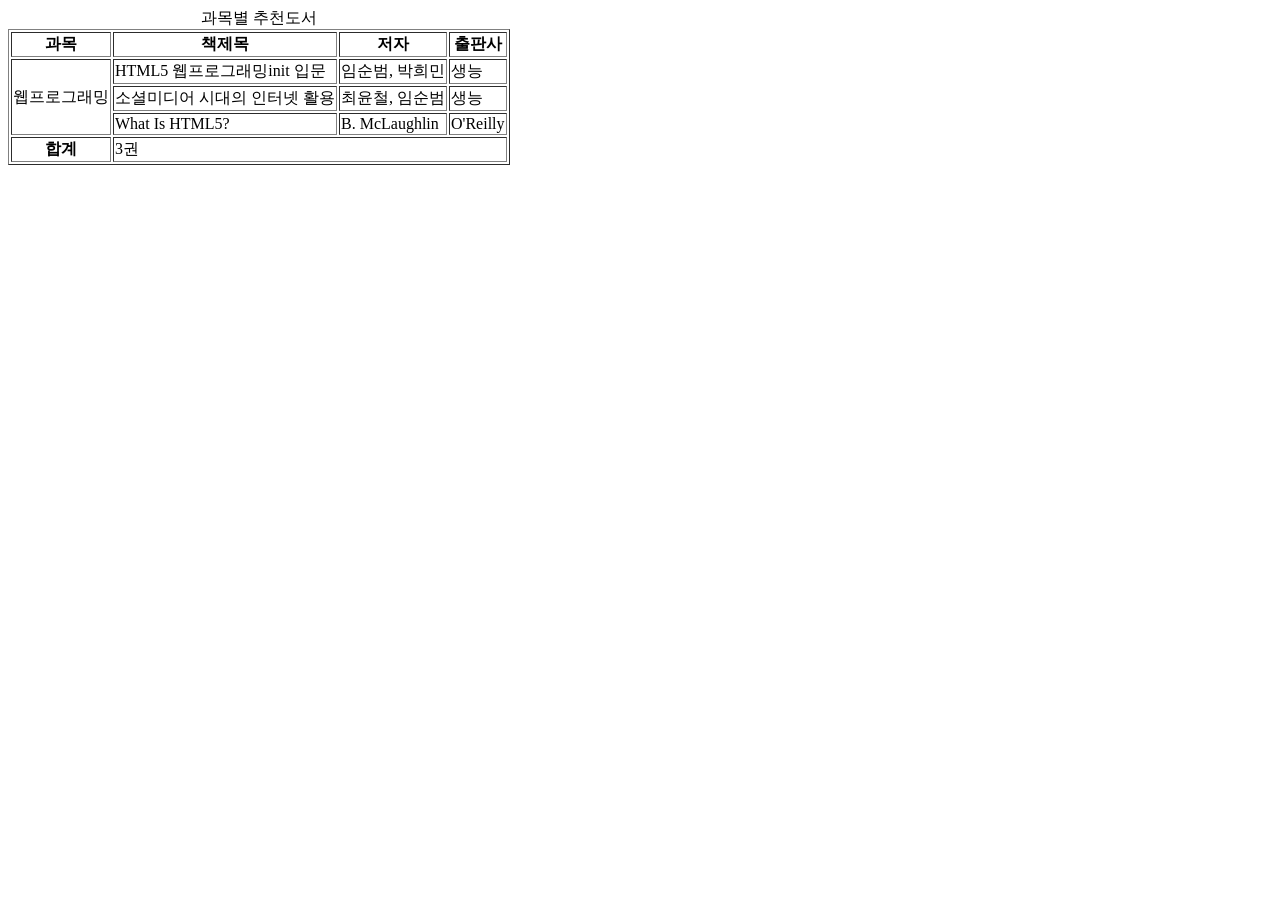
<file: assn/w2-hw.html>
<!doctype html>
<html lang="ko">
  <head>
    <meta charset="UTF-8" />
    <meta name="viewport" content="width=device-width, initial-scale=1.0" />
    <title>과목별 추천도서</title>
  </head>

  <body>
    <table border="1">
      <caption>
        과목별 추천도서
      </caption>

      <tr>
        <th>과목</th>
        <th>책제목</th>
        <th>저자</th>
        <th>출판사</th>
      </tr>

      <tr>
        <td rowspan="3">웹프로그래밍</td>
        <td>HTML5 웹프로그래밍init 입문</td>
        <td>임순범, 박희민</td>
        <td>생능</td>
      </tr>

      <tr>
        <td>소셜미디어 시대의 인터넷 활용</td>
        <td>최윤철, 임순범</td>
        <td>생능</td>
      </tr>

      <tr>
        <td>What Is HTML5?</td>
        <td>B. McLaughlin</td>
        <td>O'Reilly</td>
      </tr>

      <tr>
        <th>합계</th>
        <td colspan="3">3권</td>
      </tr>
    </table>
  </body>
</html>
</file>
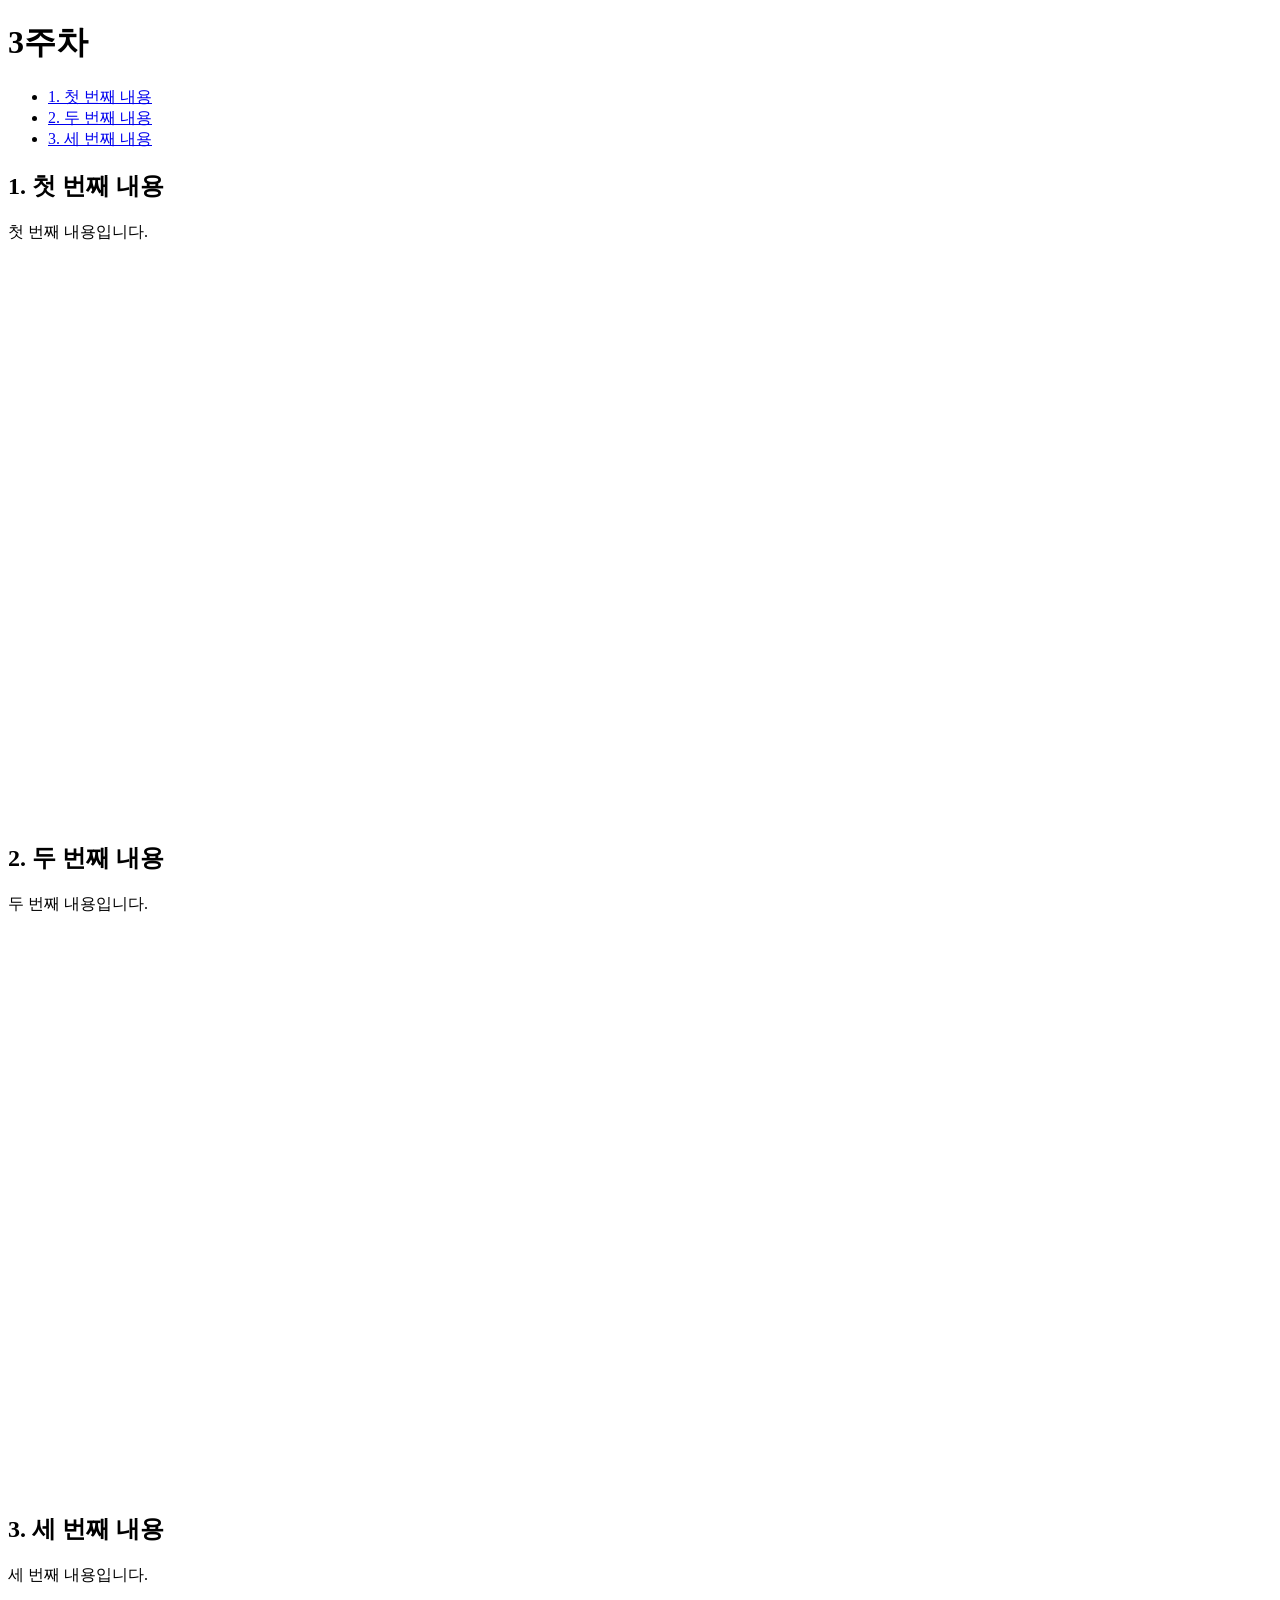
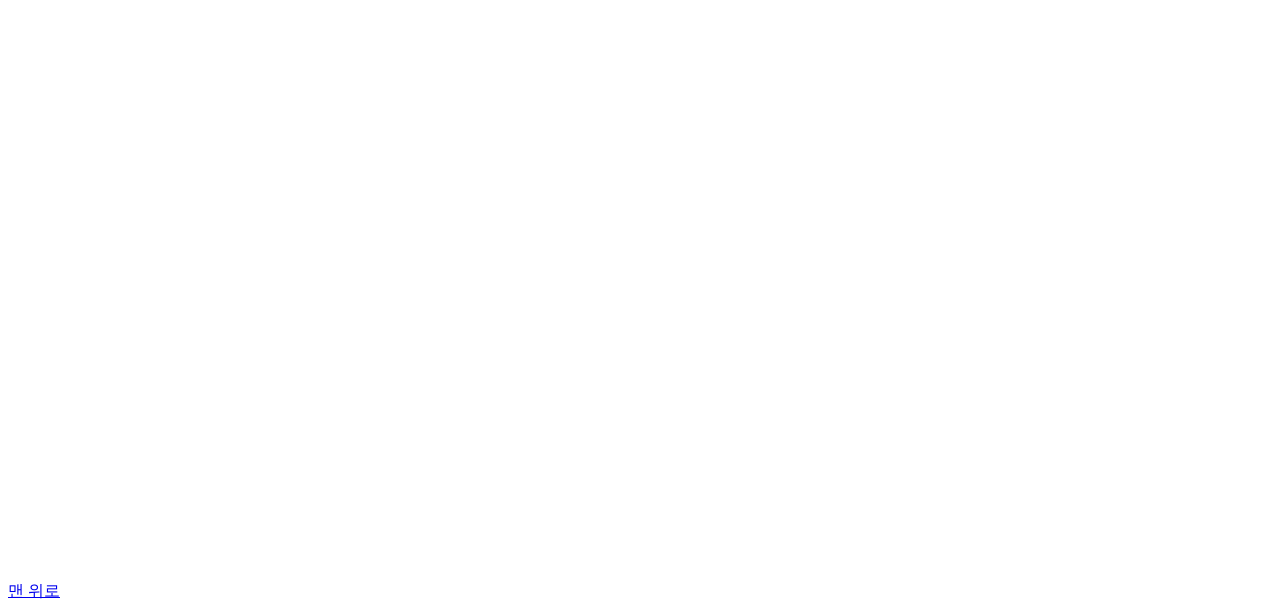
<file: w/doc0.html>
<!doctype html>
<html lang="ko">
  <head>
    <meta charset="UTF-8" />
    <meta name="viewport" content="width=device-width, initial-scale=1.0" />
    <title>Document</title>
  </head>
  <body>
    <h1 id="top">3주차</h1>
    <!-- 테스트용주석 -->
    <ul>
      <li><a href="#part1">1. 첫 번째 내용</a></li>
      <li><a href="#part2">2. 두 번째 내용</a></li>
      <li><a href="#part3">3. 세 번째 내용</a></li>
    </ul>

    <h2 id="part1">1. 첫 번째 내용</h2>
    <p style="height: 600px">첫 번째 내용입니다.</p>

    <h2 id="part2">2. 두 번째 내용</h2>
    <p style="height: 600px">두 번째 내용입니다.</p>

    <h2 id="part3">3. 세 번째 내용</h2>
    <p style="height: 600px">세 번째 내용입니다.</p>

    <a href="#top">맨 위로</a>
  </body>
</html>
</file>
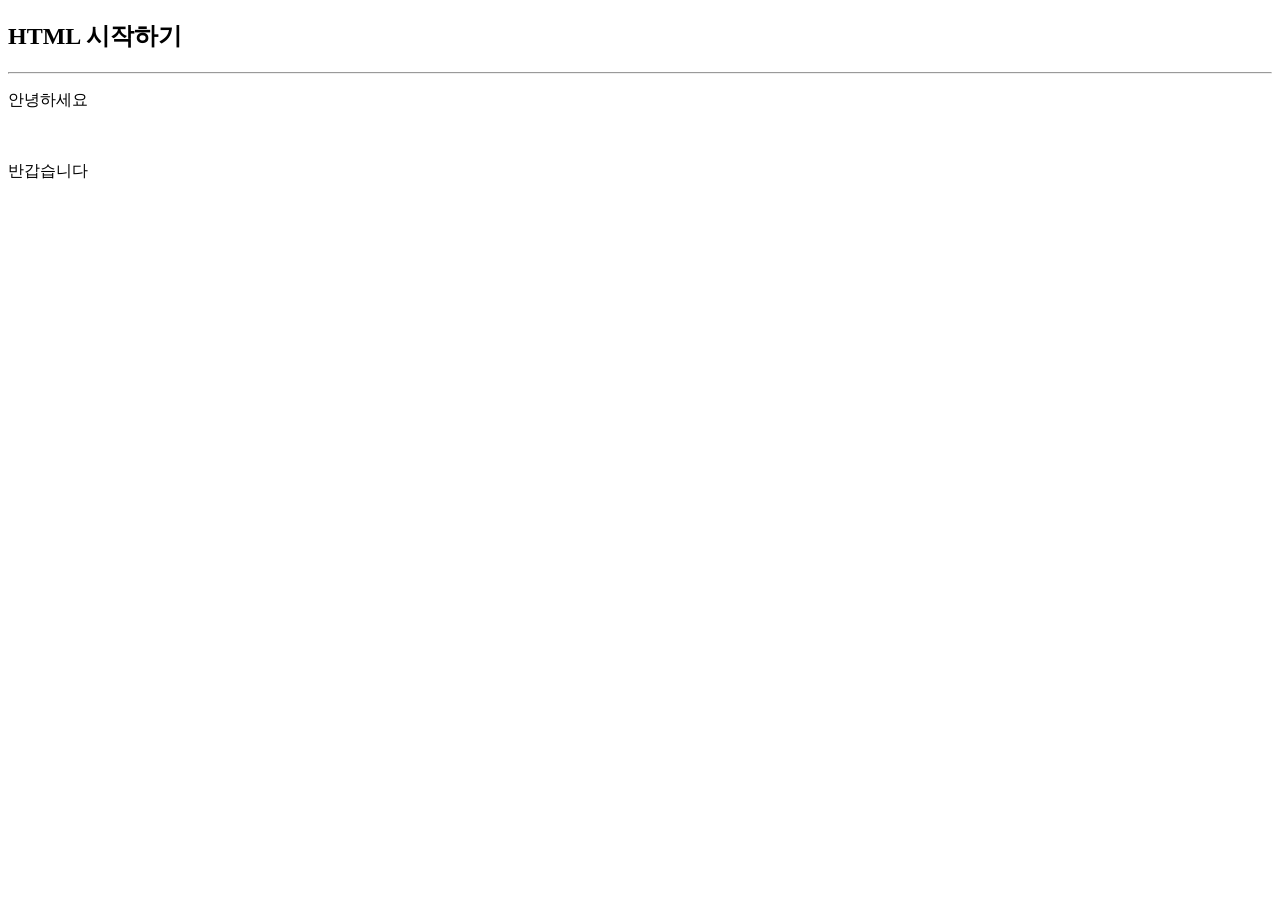
<file: w/doc02.html>
<!doctype html>
<html lang="ko">
  <head>
    <meta charset="UTF-8" />
    <meta name="viewport" content="width=device-width, initial-scale=1.0" />
    <title>듀듀뱌뱌</title>
  </head>
  <body>
    <h2>HTML 시작하기</h2>
    <hr />
    <p>안녕하세요</p>
    <br />
    <p>반갑습니다</p>
  </body>
</html>
</file>
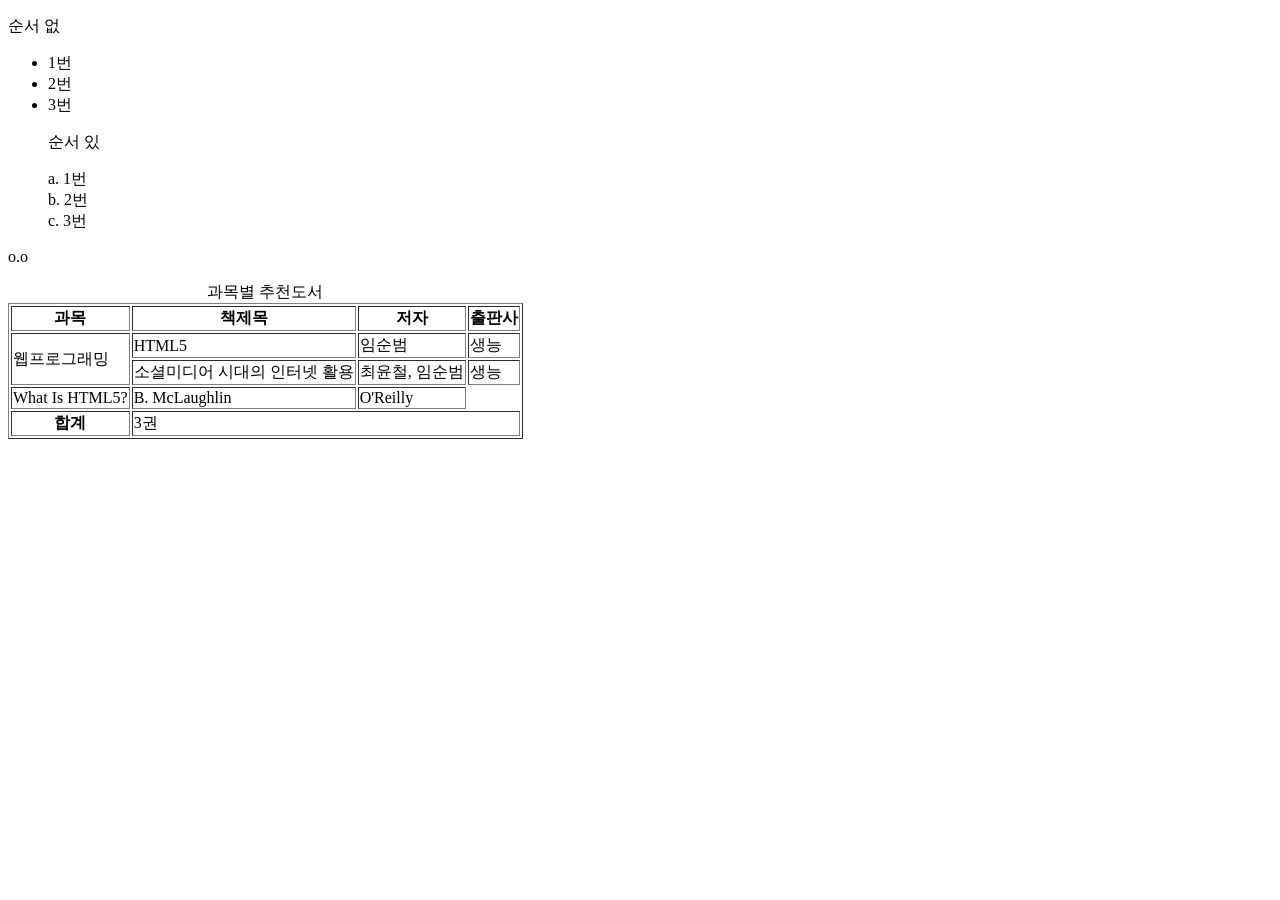
<file: w/doc04.html>
<!doctype html>
<html lang="ko">
  <head>
    <meta charset="UTF-8" />
    <meta name="viewport" content="width=device-width, initial-scale=1.0" />
    <title>Document</title>
    <style type="text/css">
      ol li {
        list-style-type: lower-alpha;
      }
      ol {
        list-style-position: inside;
      }
      ul {
        list-style-position: outside;
      }
      li.kr {
        list-style-type: square;
      }
      li.usa {
        list-style-image: circle;
      }
    </style>
  </head>
  <body>
    <p>순서 없</p>
    <ul>
      <li>1번</li>
      <li>2번</li>
      <li>3번</li>
    </ul>
    <ol>
      <p>순서 있</p>
      <li>1번</li>
      <li>2번</li>
      <li>3번</li>
    </ol>

    <p>o.o</p>
    <table border="1">
      <caption>
        과목별 추천도서
      </caption>

      <tr>
        <th>과목</th>
        <th>책제목</th>
        <th>저자</th>
        <th>출판사</th>
      </tr>

      <tr>
        <td rowspan="2">웹프로그래밍</td>
        <td>HTML5</td>
        <td>임순범</td>
        <td>생능</td>
      </tr>

      <tr>
        <td>소셜미디어 시대의 인터넷 활용</td>
        <td>최윤철, 임순범</td>
        <td>생능</td>
      </tr>

      <tr>
        <td>What Is HTML5?</td>
        <td>B. McLaughlin</td>
        <td>O'Reilly</td>
      </tr>

      <tr>
        <th>합계</th>
        <td colspan="3">3권</td>
      </tr>
    </table>
  </body>
</html>
</file>
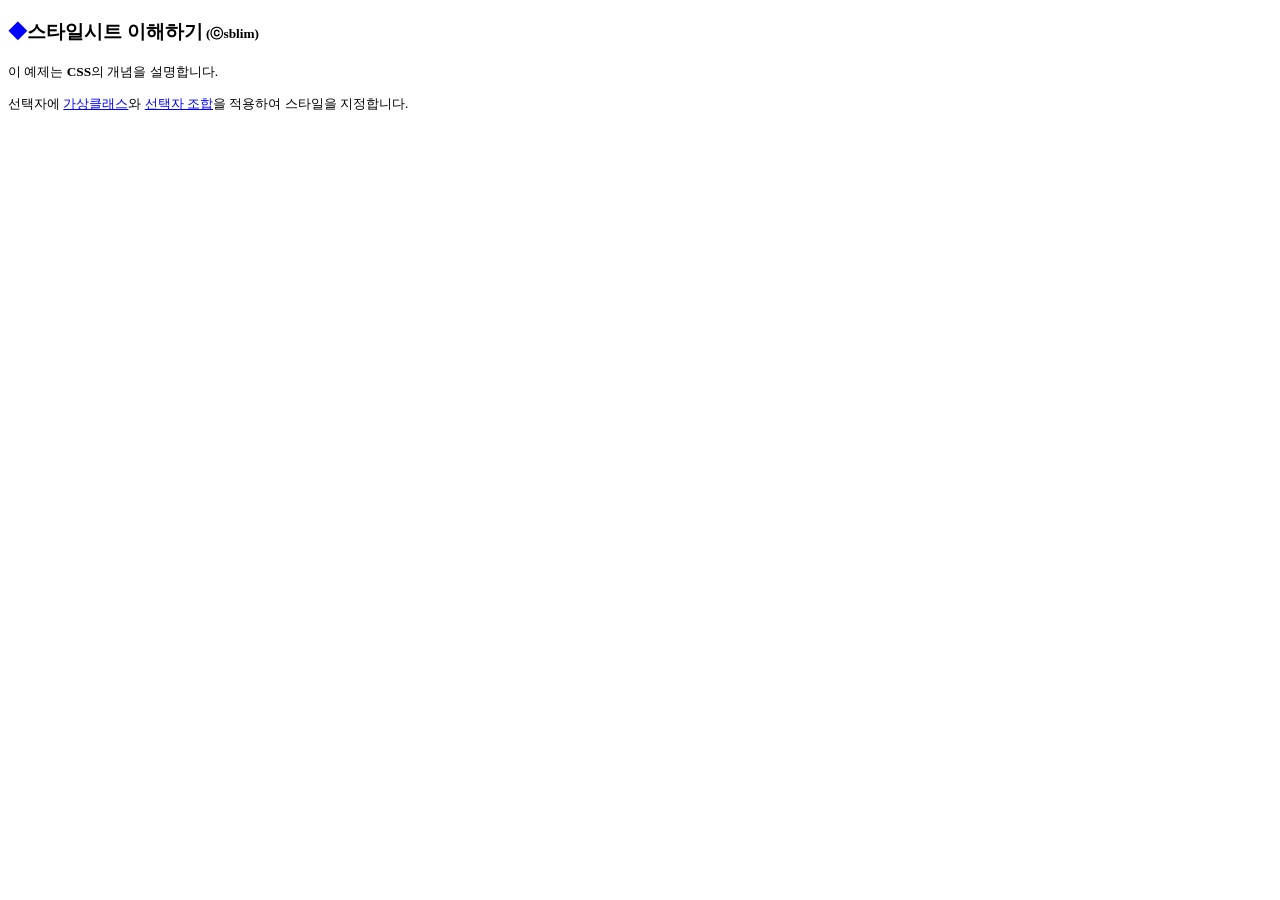
<file: w/doc05.html>
<!doctype html>
<html lang="ko">
  <head>
    <meta charset="UTF-8" />
    <meta name="viewport" content="width=device-width, initial-scale=1.0" />
    <title>Document</title>
    <style type="text/css">
      p {
        font-size: 10pt;
      }
      a:link {
        color: blue;
      }
      a:visited {
        color: green;
      }
      h3:before {
        content: '◆';
        color: blue;
      }
      h3:after {
        content: ' (ⓒsblim)';
        font-size: 10pt;
      }
    </style>
  </head>
  <body>
    <h3><strong>스타일시트</strong> 이해하기</h3>
    <p>이 예제는 <strong>CSS</strong>의 개념을 설명합니다.</p>
    <p>
      선택자에 <a href="http://www.w3c.org">가상클래스</a>와
      <a href="https://www.smu.ac.kr">선택자 조합</a>을 적용하여 스타일을
      지정합니다.
    </p>
  </body>
</html>
</file>
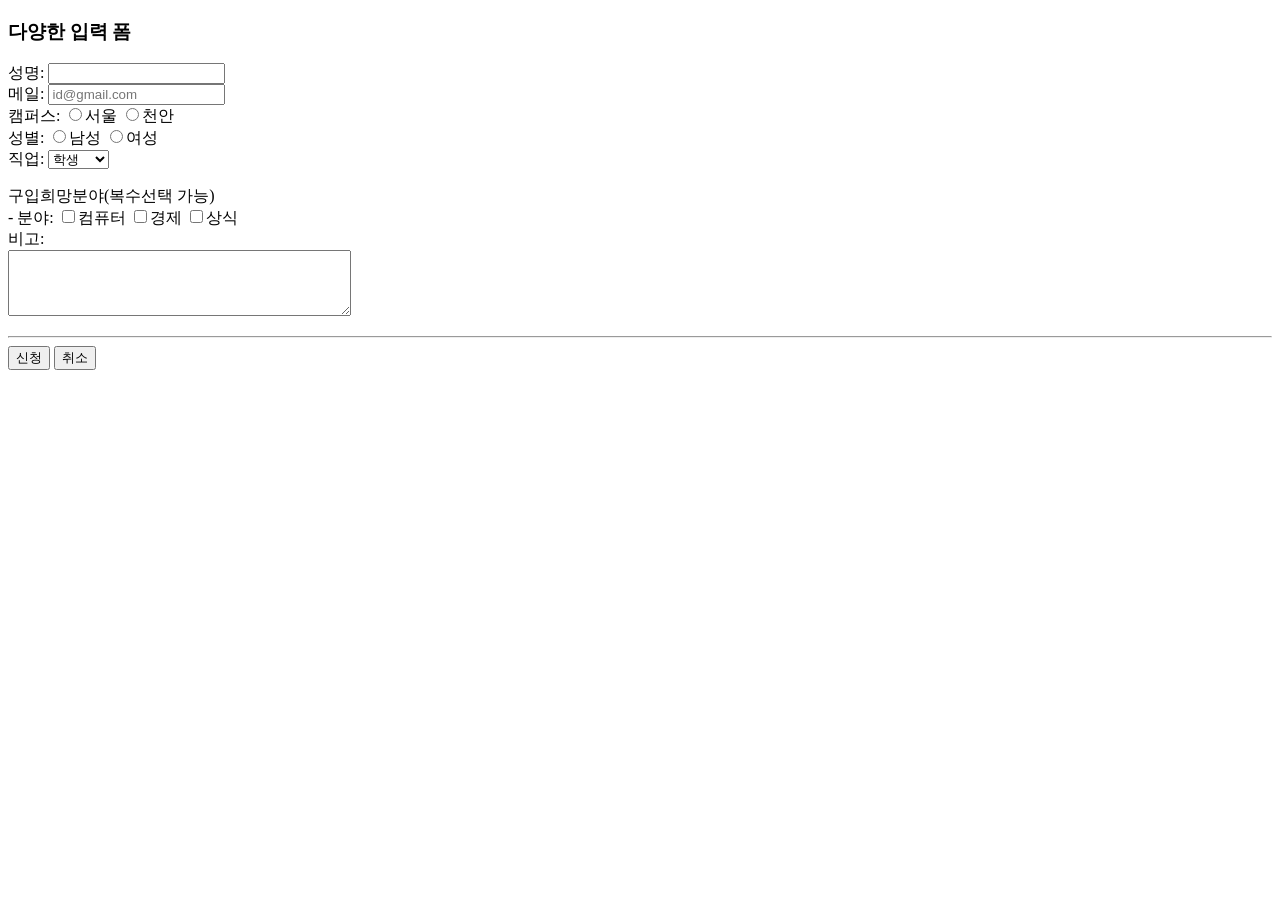
<file: w/doc07.html>
<!doctype html>
<html lang="ko">
  <head>
    <meta charset="UTF-8" />
    <meta name="viewport" content="width=device-width, initial-scale=1.0" />
    <title>Document</title>
  </head>
  <body>
    <h3>다양한 입력 폼</h3>

    <form method="get" action="form_app.js">
      성명: <input type="text" name="person" /> <br />
      메일: <input type="email" name="email" placeholder="id@gmail.com" />
      <br />
      캠퍼스:
      <input type="radio" name="campuscode" value="00" />서울
      <input type="radio" name="campuscode" value="01" />천안
      <br />
      성별:
      <input type="radio" name="sex" value="male" />남성
      <input type="radio" name="sex" value="female" />여성<br />

      직업:
      <select name="job" size="1">
        <option>학생</option>
        <option>회사원</option>
        <option>공무원</option>
        <option>기타</option>
      </select>

      <p>
        구입희망분야(복수선택 가능)<br />

        - 분야: <input type="checkbox" name="books" value="computer" />컴퓨터

        <input type="checkbox" name="books" value="economy" />경제

        <input type="checkbox" name="books" value="common" />상식<br />

        비고: <br />

        <textarea name="comments" rows="4" cols="40"></textarea>
      </p>
      <hr />

      <input type="submit" value="신청" />

      <input type="reset" value="취소" />
    </form>
  </body>
</html>
</file>
<file: assn/mid/style.css>
/* =====================================================
  YOON's WORK LIBRARY — style.css
  · CSS Nesting 사용 / 모든 표현은 이 파일에서만 정의 (HTML 에 인라인 style 없음)
===================================================== */
:root {
  /* color */
  --line: #e5e5e5;
  --ink: #111;
  --ink-muted: #767676;
  --text: #1a1c1c;
  --secondary: #5e5e60;
  --on-variant: #444748;
  --bg: #f9f9f9;
  --white: #fff;
  --surface-low: #f3f3f3;
  --surface-high: #e8e8e8;

  /* 어두운 배경(--ink) 위에서 쓰는 색 */
  --on-ink-1: rgb(255 255 255 / 0.9);
  --on-ink-2: rgb(255 255 255 / 0.8);
  --on-ink-line: rgb(255 255 255 / 0.2);
  --ink-line: rgb(68 71 72 / 0.35);

  /* spacing */
  --sp-xs: 0.25rem;
  --sp-sm: 0.5rem;
  --sp-md: 1rem;
  --sp-lg: 1.5rem;
  --sp-xl: 2.5rem;
  --pad-x: 1.25rem;
  --bar-h: 64px; /* 상단 고정 바 높이 */

  /* font */
  --font-sans:
    'Hanken Grotesk', 'Apple SD Gothic Neo', 'Malgun Gothic', sans-serif;
  --font-mono: 'JetBrains Mono', ui-monospace, monospace;

  @media (min-width: 768px) {
    --pad-x: 2.5rem;
  }
  @media (min-width: 1024px) {
    --pad-x: 4rem;
  }
}

/* =====================================================
  베이스
===================================================== */
*,
*::before,
*::after {
  box-sizing: border-box;
}
html {
  scroll-behavior: smooth;
  scrollbar-width: none; /* 페이지 자체 스크롤바만 숨김 */
  &::-webkit-scrollbar {
    display: none;
  }
}
body {
  margin: 0;
  min-height: 100vh;
  display: flex;
  flex-direction: column;
  background: var(--bg);
  color: var(--text);
  font: 400 14px/22px var(--font-sans);
  -webkit-font-smoothing: antialiased;
  overscroll-behavior: none;
}
h1,
h2,
h3,
p,
ul,
ol,
dl,
dd {
  margin: 0;
  padding: 0;
}
ul,
ol {
  list-style: none;
}
a {
  color: inherit;
  text-decoration: none;
}
main {
  flex: 1;
  width: 100%;
  background: var(--bg);
}
/* 앵커로 이동했을 때 고정 바에 제목이 가려지지 않게 */
main section {
  scroll-margin-top: var(--bar-h);
}

/* 가로 스크롤 영역 (책장 / 실적 표) 공용 스크롤바 */
.shelf,
.ledger {
  overflow-x: auto;
  scrollbar-width: thin;
  scrollbar-color: var(--ink) var(--surface-low);
  &::-webkit-scrollbar {
    height: 8px;
  }
  &::-webkit-scrollbar-track {
    background: var(--surface-low);
  }
  &::-webkit-scrollbar-thumb {
    background: var(--ink);
  }
}

/* =====================================================
  Helpers
===================================================== */
.sr-only {
  position: absolute;
  width: 1px;
  height: 1px;
  margin: -1px;
  padding: 0;
  overflow: hidden;
  clip: rect(0 0 0 0);
  white-space: nowrap;
  border: 0;
}
.mono {
  font: 400 11px/14px var(--font-mono);
  letter-spacing: 0.08em;
  padding-left: 0.175rem;
}
.caps {
  font: 600 11px/14px var(--font-sans);
  letter-spacing: 0.06em;
}
.muted {
  color: var(--ink-muted);
}
.small {
  font-size: 12px;
  line-height: 18px;
  letter-spacing: 0.01em;
}
.h-lg {
  font: 500 32px/40px var(--font-sans);
  letter-spacing: -0.02em;
  color: var(--ink);
}
.h-md {
  font: 500 20px/28px var(--font-sans);
  letter-spacing: -0.01em;
  color: var(--ink);
}
.icon {
  font: 14px/1 'Material Symbols Outlined';
  font-feature-settings: 'liga';
  transition: transform 0.2s;
}

.container {
  width: 100%;
  padding: var(--sp-xl) var(--pad-x);
}
.section {
  border-bottom: 1px solid var(--line);
}
.section-head {
  display: flex;
  flex-direction: column;
  gap: var(--sp-xs);
  margin-bottom: var(--sp-lg);
  padding-bottom: var(--sp-sm);
  border-bottom: 1px solid var(--line);
  &.section-head--strong {
    border-bottom-color: var(--ink);
  }
  @media (min-width: 768px) {
    flex-direction: row;
    align-items: flex-end;
    justify-content: space-between;
  }
}

/* =====================================================
  Header (페이지 상단: 고정 바 + 소개 카드)
===================================================== */
.page-header {
  padding-top: var(--bar-h); /* 고정 바 높이만큼 소개 카드를 내림 */
  background: var(--bg);
  border-bottom: 1px solid var(--line);
}
.site-header {
  position: fixed;
  inset: 0 0 auto;
  z-index: 50;
  background: var(--bg);
  border-bottom: 1px solid var(--line);

  & .site-header__inner {
    height: var(--bar-h);
    padding: 0 var(--pad-x);
    display: flex;
    align-items: center;
    justify-content: space-between;
    gap: var(--sp-md);
  }
  & .site-header__right {
    display: flex;
    align-items: center;
    gap: var(--sp-lg);
  }
  & .brand {
    white-space: nowrap;
    font: 700 20px/28px var(--font-sans);
    letter-spacing: -0.01em;
    color: var(--ink);
  }
  & .nav {
    display: none; /* 좁은 화면: 로고 + GitHub 만 */
    align-items: center;
    gap: var(--sp-lg);
    @media (min-width: 720px) {
      display: flex;
    }
    & a {
      padding: var(--sp-xs) 0;
      color: var(--on-variant);
      transition: color 0.2s;
      &:hover {
        color: var(--ink);
      }
    }
  }
  & .divider {
    display: none;
    width: 1px;
    height: 16px;
    background: var(--line);
    @media (min-width: 720px) {
      display: block;
    }
  }
  & .github-link {
    display: grid;
    place-items: center;
    flex-shrink: 0;
    width: 32px;
    height: 32px;
    color: var(--ink);
    transition: opacity 0.2s;
    &:hover {
      opacity: 0.7;
    }
    &:focus-visible {
      outline: 2px solid var(--ink);
      outline-offset: 2px;
    }
    & svg {
      width: 32px;
      height: 32px;
      fill: currentColor;
    }
  }
}

/* =====================================================
  Intro
===================================================== */
.intro {
  display: grid;
  gap: var(--sp-xl);
  @media (min-width: 1024px) {
    grid-template-columns: 5fr 7fr;
    align-items: stretch;
  }
}
.id-card {
  display: flex;
  flex-direction: column;
  justify-content: space-between;
  min-height: 320px;
  padding: var(--sp-lg);
  background: var(--ink);
  color: var(--white);
  border: 1px solid var(--ink);
  @media (min-width: 1024px) {
    padding: var(--sp-xl);
  }

  & .id-card__bar {
    display: flex;
    justify-content: space-between;
    margin-bottom: var(--sp-lg);
    padding-bottom: var(--sp-sm);
    border-bottom: 1px solid var(--ink-line);
    & .caps {
      letter-spacing: 0.1em;
      color: var(--on-ink-2);
    }
  }
  & .id-card__title {
    margin-bottom: var(--sp-sm);
    font: 500 40px/44px var(--font-sans);
    letter-spacing: -0.05em;
    text-transform: uppercase;
    @media (min-width: 1024px) {
      font-size: 56px;
      line-height: 64px;
    }
  }
  & .id-card__affil {
    display: flex;
    align-items: center;
    gap: var(--sp-xs);
    margin-bottom: var(--sp-lg);
    color: var(--on-ink-2);
    letter-spacing: 0.05em;
    &::before {
      content: '';
      width: 6px;
      height: 6px;
      background: var(--white);
    }
  }
  & .id-card__lead {
    max-width: 26rem;
    font: 300 16px/26px var(--font-sans);
    word-break: keep-all;
    color: var(--on-ink-1);
  }
  & .id-card__foot {
    padding-top: var(--sp-lg);
    border-top: 1px solid var(--ink-line);
  }
}
.link-ext {
  display: inline-flex;
  align-items: center;
  gap: var(--sp-xs);
  margin-top: 4px;
  letter-spacing: 0.1em;
  text-underline-offset: 4px;
  &:hover {
    text-decoration: underline;
    text-decoration-thickness: 1px;
    & .icon {
      transform: translate(2px, -2px);
    }
  }
  &.link-ext--down:hover .icon {
    transform: translateY(2px);
  }
  &.link-ext--up:hover .icon {
    transform: translateY(-2px);
  }
}
.overview {
  display: flex;
  flex-direction: column;
  justify-content: space-between;
  padding-top: var(--sp-lg);
  border-top: 1px solid var(--line);
  @media (min-width: 1024px) {
    padding: 0 0 0 var(--sp-xl);
    border-top: 0;
    border-left: 1px solid var(--line);
  }

  & .overview__bar {
    display: flex;
    align-items: baseline;
    justify-content: space-between;
    margin-bottom: var(--sp-lg);
    padding-bottom: var(--sp-sm);
    border-bottom: 1px solid var(--line);
    & .caps {
      letter-spacing: 0.1em;
    }
  }
  & .overview__text {
    display: grid;
    gap: var(--sp-md);
    & .h-md {
      font-weight: 400;
    }
    & p:last-child {
      color: var(--secondary);
    }
  }
  & .meta {
    display: grid;
    grid-template-columns: repeat(3, 1fr);
    gap: var(--sp-sm);
    margin-top: var(--sp-lg);
    padding-top: var(--sp-md);
    border-top: 1px solid var(--line);
    & > div {
      display: flex;
      flex-direction: column;
      & + div {
        padding-left: var(--sp-sm);
        border-left: 1px solid var(--line);
      }
    }
    & .caps {
      margin-top: 4px;
      color: var(--ink);
    }
  }
}

/* =====================================================
  [F-03] 실적 대장 (table)
    · 책장과 같은 흰 바탕 + 가는 선, 머리행 아래 검은 굵은 선
    · 좁은 화면에서는 표 자체가 가로 스크롤 (페이지는 스크롤 X)
===================================================== */
.ledger {
  background: var(--white);
  border: 1px solid var(--line);
}
.ledger__table {
  width: 100%;
  min-width: 720px;
  border-collapse: collapse;

  & th,
  & td {
    padding: var(--sp-md);
    text-align: left;
    vertical-align: top;
  }
  & th {
    padding-block: 0.75rem;
    font: 400 11px/14px var(--font-mono);
    letter-spacing: 0.08em;
    color: var(--ink-muted);
    white-space: nowrap;
    border-bottom: 1px solid var(--ink);
  }
  & tbody {
    counter-reset: row; /* NO. 자동 번호 */
  }
  & tbody tr {
    counter-increment: row;
    transition: background 0.2s;
    & + tr {
      border-top: 1px solid var(--line);
    }
    &:hover {
      background: var(--surface-low);
    }
  }
  & .ledger__no {
    width: 4.5rem;
  }
  & td.ledger__no {
    font: 400 11px/22px var(--font-mono);
    letter-spacing: 0.08em;
    color: var(--ink-muted);
    &::before {
      content: counter(row, decimal-leading-zero);
    }
  }
  & .ledger__date {
    width: 7.5rem;
    white-space: nowrap;
  }
  & td.ledger__date {
    font: 500 12px/22px var(--font-mono);
    letter-spacing: 0.04em;
    color: var(--ink);
  }
  & .ledger__type {
    width: 7rem;
    white-space: nowrap;
  }
  & .ledger__role {
    width: 13rem;
  }
  & td.ledger__role {
    color: var(--on-variant);
    word-break: keep-all;
  }
}
.ledger__title {
  font: 500 16px/22px var(--font-sans);
  letter-spacing: -0.01em;
  word-break: keep-all;
  color: var(--ink);
}
.ledger__desc {
  margin-top: 4px;
  word-break: keep-all;
  color: var(--secondary);
}
/* 분류 표기 (수강 과목 배지와 같은 모양) */
.tag {
  display: inline-block;
  margin-top: 2px;
  padding: 2px 6px;
  background: var(--ink);
  color: var(--white);
  font: 500 11px/14px var(--font-sans);
  letter-spacing: 0.04em;
}

/* =====================================================
  [F-04] 강의
===================================================== */
.courses {
  display: grid;
  grid-template-columns: 1fr;
  gap: var(--sp-lg);
  padding: var(--sp-md);
  background: var(--white);
  border: 1px solid var(--line);
  @media (min-width: 608px) {
    grid-template-columns: repeat(2, 1fr);
  }
  @media (min-width: 922px) {
    grid-template-columns: repeat(3, 1fr);
  }
  @media (min-width: 1250px) {
    grid-template-columns: repeat(4, 1fr);
  }
  @media (min-width: 1803px) {
    grid-template-columns: repeat(6, 1fr);
  }
  /* 목록 항목 안의 카드가 칸 높이를 꽉 채우도록 */
  & > li {
    display: flex;
    & > .course {
      flex: 1;
    }
  }
}
.course {
  display: flex;
  flex-direction: column;
  justify-content: space-between;
  min-height: 170px;
  padding: var(--sp-md);
  background: var(--bg);
  border: 1px solid var(--line);
  transition:
    background 0.2s,
    color 0.2s;

  & .course__top {
    display: flex;
    align-items: center;
    justify-content: space-between;
    margin-bottom: var(--sp-sm);
  }
  & .course__badge {
    padding: 2px 6px;
    background: var(--surface-high);
    color: var(--on-variant);
    font: 500 11px/14px var(--font-sans);
    letter-spacing: 0.04em;
  }
  & h3 {
    line-height: 1.375;
    padding-top: 0.5rem;
  }
  & .course__foot {
    display: flex;
    align-items: center;
    justify-content: space-between;
    padding-top: var(--sp-md);
    border-top: 1px solid var(--line);
    & .mono:last-child {
      color: var(--secondary);
    }
  }

  /* 링크 카드 */
  &.course--link {
    border-color: var(--ink);
    & .course__badge {
      background: var(--ink);
      color: var(--white);
    }
    & .icon {
      font-size: 16px;
    }
    &:hover,
    &:focus-visible {
      background: var(--ink);
      color: var(--white);
      & h3 {
        color: var(--white);
      }
      & .muted {
        color: var(--white);
        opacity: 0.7;
      }
      & .course__badge {
        background: var(--white);
        color: var(--ink);
      }
      & .course__foot {
        border-color: var(--on-ink-line);
      }
      & .icon {
        transform: translateY(2px);
      }
    }
  }
}

/* =====================================================
  [A-01] 스킬 — 이름 + 한 줄 설명 (분류명·번호 없음)
===================================================== */
.skills {
  display: grid;
  grid-template-columns: 1fr;
  gap: var(--sp-md);
  @media (min-width: 640px) {
    grid-template-columns: repeat(2, 1fr);
  }
  @media (min-width: 768px) {
    grid-template-columns: repeat(3, 1fr);
  }
}
.skill {
  padding: var(--sp-lg);
  background: var(--white);
  border: 1px solid var(--line);
  transition: border-color 0.2s;
  &:hover {
    border-color: var(--ink);
  }
  & p {
    margin-top: 4px;
    color: var(--secondary);
  }
}

/* =====================================================
  [F-05] 15주 책장
    · 15칸 책장, 세로 책등, 호버 시 옆으로 펼쳐지는 안내 패널
    · 모든 주차는 같은 마크업(li > a.spine). 상태는 a 의 href 유무로 자동 결정
        a[href]      : 완료 → --on: 1 (진한 글자, 클릭, 펼쳐짐)
        a(href 없음) : 예정/휴강/OT → --on: 0 (흐린 글자, 클릭·호버 반응 없음)
    · 아래 항목은 CSS 가 자동 생성 (HTML 에는 쓰지 않음)
        책등 번호 01~15 · href 없는 주차의 "NN주" · 펼침 패널의 큰 번호, "WEEK NN", "과제 페이지 보기 →"
    · 칸 수를 바꾸려면 --slots 만 수정 (과제 요구는 15주)
    · 주차를 마치는 방법은 index.html 의 [F-05] 주석 참고
===================================================== */

/* 제목 옆에 범례가 다 들어가지 않으면 범례가 통째로 제목 아래로 내려감 */
#web-programming .section-head {
  flex-wrap: wrap;
  row-gap: var(--sp-sm);
}

/* ----- 범례 ----- */
.legend {
  display: flex;
  flex-wrap: nowrap;
  align-items: center;
  gap: var(--sp-md);
  white-space: nowrap;
  color: var(--ink);
}
.legend__item {
  display: inline-flex;
  align-items: center;
  gap: 4px;
}
.legend__swatch {
  flex-shrink: 0;
  width: 8px;
  height: 8px;
  background: var(--ink);
}
.legend__item--todo {
  color: var(--ink-muted);
  & .legend__swatch {
    background: var(--ink-muted);
  }
}

/* ----- 책장 ----- */
.shelf {
  background: var(--white);
  border-block: 1px solid var(--line);
}
.shelf__grid {
  --slots: 15; /* 한 줄에 꽂히는 칸 수 */
  --grow: 9; /* 호버한 책이 평소 칸보다 몇 배 넓어지는지 */
  /* 책장 폭 = 화면 폭 - 좌우 여백 (최소 960px) */
  --shelf-w: max(960px, 100vw - 2 * var(--pad-x));

  counter-reset: week;
  display: flex;
  min-width: 960px;
  height: 460px;
  border-inline: 1px solid var(--line);

  & > li {
    --spine-w: calc(var(--shelf-w) / var(--slots)); /* 책등(=접힌 칸) 폭 */

    position: relative;
    display: flex;
    flex: 1 1 0;
    min-width: 0;
    overflow: hidden;
    counter-increment: week;
    transition: flex-grow 0.42s cubic-bezier(0.2, 0.7, 0.2, 1);
    pointer-events: none; /* 링크 없는 칸은 호버에 반응하지 않음 (아래 a[href] 만 반응) */

    & + li {
      border-left: 1px solid var(--line);
    }
    /* 호버/키보드 포커스 시 옆으로 펼쳐짐 (a[href] 만 호버되므로 완료 주차만 해당) */
    &:is(:hover, :focus-within) {
      flex-grow: var(--grow);
    }
  }
}

/* ----- 책등 (a.spine) : 상태는 href 유무로 결정 ----- */
.spine {
  --on: 0; /* 1 = 완료(href 있음), 0 = 링크 없음 */
  --off: calc(1 - var(--on));
  --tone: var(--ink-muted);

  z-index: 1;
  flex: 0 0 min(var(--spine-w), 100%); /* 펼쳐져도 책등 폭 유지, 눌린 이웃은 칸 폭만큼 */
  display: flex;
  flex-direction: column;
  justify-content: space-between;
  min-width: 0;
  height: 100%;
  padding: 0.75rem 0.125rem;
  overflow: hidden;
  text-align: center;
  background: rgb(243 243 243 / calc(var(--off) * 0.4));
  transition: background 0.22s ease;

  &[href] {
    --on: 1;
    --tone: var(--ink);
    pointer-events: auto;
  }
  &:focus-visible {
    outline: 2px solid var(--ink);
    outline-offset: -2px;
  }

  /* 링크 없는 주차는 전체가 살짝 흐려짐 */
  & :is(.spine__no, .spine__title span, .spine__state) {
    opacity: calc(1 - var(--off) * 0.3);
  }

  & .spine__no {
    color: var(--ink-muted);
    &::before {
      content: counter(week, decimal-leading-zero);
    }
  }
  & .spine__title {
    flex: 1;
    min-height: 0;
    display: flex;
    align-items: center;
    justify-content: center;
    margin: var(--sp-sm) 0;
    & span {
      /* 아래 → 위로 읽는 세로 제목 (긴 제목은 옆 줄로 자동 줄바꿈) */
      writing-mode: vertical-rl;
      text-orientation: sideways;
      transform: rotate(180deg);
      max-height: 300px;
      white-space: normal;
      word-break: keep-all;
      user-select: none;
      color: var(--tone);
      font:
        500 12px/14px var(--font-mono),
        var(--font-sans);
      letter-spacing: 0.1em;
      font-weight: calc(400 + var(--on) * 100); /* 링크 없음 400 → 완료 500 */
    }
  }
  & .spine__status {
    padding-top: var(--sp-sm);
    border-top: 1px solid var(--line);
  }
  & .spine__state {
    display: block;
    font: 400 10px/14px var(--font-mono);
    font-weight: calc(400 + var(--on) * 300); /* 링크 없음 400 → 완료 700 */
    white-space: nowrap;
    color: var(--tone);
  }
}

/* 링크 없는 주차: 상태 글자 앞에 "NN주 " 자동 */
.spine:not([href]) .spine__state::before {
  content: counter(week, decimal-leading-zero) '주 ';
}

/* 호버/포커스 중인 책등: 연한 회색 + 오른쪽 구분선 (펼쳐진 패널과 경계) */
.shelf__grid > li:is(:hover, :focus-within) .spine {
  background: var(--surface-low);
  box-shadow: inset -1px 0 0 var(--line);
}

/* ----- 펼침 패널: 책등 오른쪽에 나타남 (a.spine 의 가상 요소라서 패널 어디를 눌러도 링크) ----- */
.spine::before,
.spine::after {
  position: absolute;
  inset: 0 0 0 var(--spine-w); /* 책등 폭만큼 띄우고 칸 나머지를 채움 */
  display: flex;
  opacity: 0;
  transform: scale(0.985);
  transition:
    opacity 0.26s ease,
    transform 0.42s cubic-bezier(0.2, 0.7, 0.2, 1);
}
/* 바탕 + 큰 번호 */
.spine::before {
  content: counter(week, decimal-leading-zero);
  justify-content: flex-end;
  padding: var(--sp-md) var(--sp-lg);
  background: var(--ink);
  font: 500 clamp(64px, 9vw, 120px) / 1 var(--font-sans);
  letter-spacing: -0.06em;
  color: rgb(255 255 255 / 0.1);
}
/* 하단 안내 문구 */
.spine::after {
  content: 'WEEK ' counter(week, decimal-leading-zero) '\A 과제 페이지 보기 →';
  white-space: pre-line;
  text-align: left;
  flex-direction: column;
  justify-content: flex-end;
  padding: var(--sp-lg);
  font: 500 clamp(18px, 2vw, 26px) / 1.4 var(--font-sans);
  letter-spacing: -0.02em;
  color: var(--white);
}
.shelf__grid > li:is(:hover, :focus-within) .spine::before,
.shelf__grid > li:is(:hover, :focus-within) .spine::after {
  opacity: 1;
  transform: scale(1);
}

@media (prefers-reduced-motion: reduce) {
  html {
    scroll-behavior: auto;
  }
  .shelf__grid > li,
  .spine::before,
  .spine::after {
    transition: none;
  }
}

/* 화면 폭이 좁아지면(768px 이하) 가로 행으로 층층이 쌓임 (펼침 패널 없음) */
@media (max-width: 768px) {
  .shelf {
    overflow-x: visible;
  }
  .shelf__grid {
    display: block;
    min-width: 0;
    height: auto;
    border-inline: 0;
    & > li {
      display: block;
      overflow: visible;
      & + li {
        border-left: 0;
        border-top: 1px solid var(--line);
      }
    }
  }
  .spine {
    display: grid;
    grid-template-columns: 3rem 1fr 4.5rem;
    align-items: center;
    height: auto;
    min-height: 72px;
    padding: var(--sp-md) var(--sp-sm);
    text-align: left;
    &::before,
    &::after {
      display: none;
    }
    & .spine__title {
      margin: 0;
      & span {
        writing-mode: horizontal-tb;
        transform: none;
        max-height: none;
        text-align: center;
        font-size: 14px;
        line-height: 20px;
        letter-spacing: 0.02em;
      }
    }
    & .spine__status {
      padding: 2px 0 2px var(--sp-sm);
      border: 0;
      border-left: 1px solid var(--line);
      text-align: center;
    }
  }
}

/* =====================================================
  [F-06] Footer
===================================================== */
.site-footer {
  border-top: 1px solid var(--line);
  background: var(--bg);

  & .site-footer__inner {
    display: flex;
    flex-direction: column;
    align-items: flex-start;
    justify-content: space-between;
    gap: var(--sp-lg);
    @media (min-width: 768px) {
      flex-direction: row;
      align-items: center;
    }
  }
  & .site-footer__col {
    display: flex;
    flex-direction: column;
    gap: 4px;
    &.site-footer__col--right {
      @media (min-width: 768px) {
        align-items: flex-end;
      }
    }
  }
  & .contact {
    color: var(--ink);
  }
  & .date {
    color: var(--ink);
    font-weight: 500;
  }
}
</file>
<file: assn/mid-style.css>
/* ===== Fonts ===== */
@import url('https://fonts.googleapis.com/css2?family=Hanken+Grotesk:wght@300..700&family=JetBrains+Mono:wght@400;500;700&display=swap');
@import url('https://fonts.googleapis.com/css2?family=Material+Symbols+Outlined&icon_names=arrow_downward,north_east,person&display=block');

/* ===== Tokens ===== */
:root {
  --ink: #111;
  --ink-muted: #767676;
  --secondary: #5e5e60;
  --on-variant: #444748;
  --bg: #f9f9f9;
  --white: #fff;
  --line: #e5e5e5;
  --surface-low: #f3f3f3;
  --surface-high: #e8e8e8;
  --sp-xs: 0.25rem;
  --sp-sm: 0.5rem;
  --sp-md: 1rem;
  --sp-lg: 1.5rem;
  --sp-xl: 2.5rem;
  --pad-x: 1.25rem;
  --font-sans:
    'Hanken Grotesk', 'Apple SD Gothic Neo', 'Malgun Gothic', sans-serif;
  --font-mono: 'JetBrains Mono', ui-monospace, monospace;

  @media (min-width: 768px) {
    --pad-x: 2.5rem;
  }
  @media (min-width: 1024px) {
    --pad-x: 4rem;
  }
}

/* ===== Base ===== */
*,
*::before,
*::after {
  box-sizing: border-box;
}
html {
  scroll-behavior: smooth;
  scrollbar-width: none; /* 페이지 자체 스크롤바만 숨김 */
  &::-webkit-scrollbar {
    display: none;
  }
}
body {
  margin: 0;
  min-height: 100vh;
  display: flex;
  flex-direction: column;
  background: var(--bg);
  color: #1a1c1c;
  font: 400 14px/22px var(--font-sans);
  -webkit-font-smoothing: antialiased;
  overscroll-behavior: none;
}
h1,
h2,
h3,
p,
ul,
ol,
dl,
dd {
  margin: 0;
  padding: 0;
}
ul,
ol {
  list-style: none;
}
a {
  color: inherit;
  text-decoration: none;
}
table {
  border-collapse: collapse;
  width: 100%;
  text-align: left;
}
main {
  flex: 1;
  width: 100%;
  padding-top: 64px;
  background: var(--bg);
}

/* 가로 오버플로가 생기는 컨테이너: 하단 스크롤바 표시 */
.shelf,
.table-wrap {
  overflow-x: auto;
  scrollbar-width: thin;
  scrollbar-color: var(--ink) var(--surface-low);
  &::-webkit-scrollbar {
    height: 8px;
  }
  &::-webkit-scrollbar-track {
    background: var(--surface-low);
  }
  &::-webkit-scrollbar-thumb {
    background: var(--ink);
  }
}

/* ===== Helpers ===== */
.sr-only {
  position: absolute;
  width: 1px;
  height: 1px;
  overflow: hidden;
  clip: rect(0 0 0 0);
  white-space: nowrap;
}
.mono {
  font: 400 11px/14px var(--font-mono);
  letter-spacing: 0.08em;
}
.caps {
  font: 600 11px/14px var(--font-sans);
  letter-spacing: 0.06em;
}
.muted {
  color: var(--ink-muted);
}
.small {
  font-size: 12px;
  line-height: 18px;
  letter-spacing: 0.01em;
}
.h-lg {
  font: 500 32px/40px var(--font-sans);
  letter-spacing: -0.02em;
  color: var(--ink);
}
.h-md {
  font: 500 20px/28px var(--font-sans);
  letter-spacing: -0.01em;
  color: var(--ink);
}
.icon {
  font: 14px/1 'Material Symbols Outlined';
  font-feature-settings: 'liga';
  transition: transform 0.2s;
}
.colophon-title {
  color: var(--ink);
  font-weight: 700;
}

.container {
  width: 100%;
  padding: var(--sp-xl) var(--pad-x);
}
.section {
  border-bottom: 1px solid var(--line);
}
.section-head {
  display: flex;
  flex-direction: column;
  gap: var(--sp-xs);
  margin-bottom: var(--sp-lg);
  padding-bottom: var(--sp-sm);
  border-bottom: 1px solid var(--line);
  & .mono {
    display: block;
  }
  &.section-head--strong {
    border-bottom-color: var(--ink);
  }
  @media (min-width: 768px) {
    flex-direction: row;
    align-items: flex-end;
    justify-content: space-between;
  }
}

/* ===== Header ===== */
.site-header {
  position: fixed;
  inset: 0 0 auto;
  z-index: 50;
  background: var(--bg);
  border-bottom: 1px solid var(--line);
  & .site-header__inner {
    height: 64px;
    padding: 0 var(--pad-x);
    display: flex;
    align-items: center;
    justify-content: space-between;
    gap: var(--sp-md);
  }
  & .site-header__right {
    display: flex;
    align-items: center;
    gap: var(--sp-lg);
  }
  & .brand {
    display: flex;
    align-items: baseline;
    gap: var(--sp-xs);
    white-space: nowrap;
    & .brand__name {
      font: 700 20px/28px var(--font-sans);
      letter-spacing: -0.01em;
      color: var(--ink);
    }
    & .brand__tag {
      display: none;
      @media (min-width: 640px) {
        display: inline-block;
      }
    }
  }
  & .nav {
    display: flex;
    align-items: center;
    gap: var(--sp-lg);
    @media (max-width: 479px) {
      gap: var(--sp-md);
    }
    & a {
      padding: var(--sp-xs) 0;
      color: var(--on-variant);
      transition: color 0.2s;
      &:hover {
        color: var(--ink);
      }
      &[aria-current='page'] {
        color: var(--ink);
        font-weight: 700;
        border-bottom: 1px solid #000;
      }
    }
  }
  & .divider {
    display: none;
    width: 1px;
    height: 16px;
    background: var(--line);
    @media (min-width: 640px) {
      display: block;
    }
  }
  & .avatar {
    display: grid;
    place-items: center;
    flex-shrink: 0;
    width: 32px;
    height: 32px;
    border-radius: 50%;
    background: #000;
    color: #fff;
    @media (max-width: 479px) {
      display: none;
    }
    & .icon {
      font-size: 18px;
    }
  }
}

/* ===== Intro ===== */
.intro {
  display: grid;
  gap: var(--sp-xl);
  @media (min-width: 1024px) {
    grid-template-columns: 5fr 7fr;
    align-items: stretch;
  }
}
.id-card {
  display: flex;
  flex-direction: column;
  justify-content: space-between;
  min-height: 320px;
  padding: var(--sp-lg);
  background: var(--ink);
  color: var(--white);
  border: 1px solid var(--ink);
  @media (min-width: 1024px) {
    padding: var(--sp-xl);
  }
  & .id-card__bar {
    display: flex;
    justify-content: space-between;
    margin-bottom: var(--sp-lg);
    padding-bottom: var(--sp-sm);
    border-bottom: 1px solid rgb(68 71 72 / 0.4);
    & .caps {
      letter-spacing: 0.1em;
      color: rgb(255 255 255 / 0.7);
    }
    & .mono {
      color: rgb(255 255 255 / 0.5);
    }
  }
  & .id-card__title {
    margin-bottom: var(--sp-sm);
    font: 500 40px/44px var(--font-sans);
    letter-spacing: -0.05em;
    text-transform: uppercase;
    @media (min-width: 1024px) {
      font-size: 56px;
      line-height: 64px;
    }
  }
  & .id-card__affil {
    display: flex;
    align-items: center;
    gap: var(--sp-xs);
    margin-bottom: var(--sp-lg);
    color: rgb(255 255 255 / 0.8);
    letter-spacing: 0.05em;
    &::before {
      content: '';
      width: 6px;
      height: 6px;
      background: var(--white);
    }
  }
  & .id-card__lead {
    max-width: 24rem;
    font: 300 16px/26px var(--font-sans);
    color: rgb(255 255 255 / 0.9);
  }
  & .id-card__foot {
    padding-top: var(--sp-lg);
    border-top: 1px solid rgb(68 71 72 / 0.3);
    & .mono {
      display: block;
      color: rgb(255 255 255 / 0.6);
    }
  }
}
.link-ext {
  display: inline-flex;
  align-items: center;
  gap: var(--sp-xs);
  margin-top: 4px;
  letter-spacing: 0.1em;
  text-underline-offset: 4px;
  &:hover {
    text-decoration: underline;
    text-decoration-thickness: 1px;
    & .icon {
      transform: translate(2px, -2px);
    }
  }
}
.overview {
  display: flex;
  flex-direction: column;
  justify-content: space-between;
  padding-top: var(--sp-lg);
  border-top: 1px solid var(--line);
  @media (min-width: 1024px) {
    padding: 0 0 0 var(--sp-xl);
    border-top: 0;
    border-left: 1px solid var(--line);
  }
  & .overview__bar {
    display: flex;
    align-items: baseline;
    justify-content: space-between;
    margin-bottom: var(--sp-lg);
    padding-bottom: var(--sp-sm);
    border-bottom: 1px solid var(--line);
    & .caps {
      letter-spacing: 0.1em;
    }
  }
  & .overview__text {
    display: grid;
    gap: var(--sp-md);
    & .h-md {
      font-weight: 400;
    }
    & p:last-child {
      color: var(--secondary);
    }
  }
  & .meta {
    display: grid;
    grid-template-columns: repeat(3, 1fr);
    gap: var(--sp-sm);
    margin-top: var(--sp-lg);
    padding-top: var(--sp-md);
    border-top: 1px solid var(--line);
    & > div {
      display: flex;
      flex-direction: column;
      & + div {
        padding-left: var(--sp-sm);
        border-left: 1px solid var(--line);
      }
    }
    & .caps {
      margin-top: 4px;
      color: var(--ink);
    }
  }
}

/* ===== Achievements table ===== */
table {
  & thead tr {
    border-bottom: 1px solid var(--line);
    background: var(--surface-low);
  }
  & th {
    padding: var(--sp-sm) var(--sp-md);
    color: var(--ink);
    text-transform: uppercase;
    font-weight: 400;
    &:nth-child(-n + 2) {
      width: 9rem;
    }
    &:nth-child(4) {
      width: 12rem;
      text-align: right;
    }
  }
  & td {
    padding: var(--sp-md);
    vertical-align: middle;
  }
  & tbody tr {
    transition: background 0.2s;
    &:hover {
      background: var(--white);
    }
    & + tr {
      border-top: 1px solid var(--line);
    }
  }
  & .td-date {
    white-space: nowrap;
    color: var(--ink);
    & .muted {
      margin-right: 6px;
    }
  }
  & .td-role {
    white-space: nowrap;
    text-align: right;
    color: var(--secondary);
  }
  & .td-title {
    font-weight: 500;
    color: var(--ink);
  }
  & .td-desc {
    margin-top: 2px;
  }
}
.tag {
  display: inline-block;
  padding: 2px 6px;
  border: 1px solid var(--line);
  background: var(--white);
  color: var(--ink);
}

/* ===== Courses ===== */
.courses {
  display: grid;
  grid-template-columns: 1fr;
  gap: var(--sp-lg);
  padding: var(--sp-md);
  background: var(--white);
  border: 1px solid var(--line);
  @media (min-width: 768px) {
    grid-template-columns: repeat(2, 1fr);
  }
  @media (min-width: 1024px) {
    grid-template-columns: repeat(4, 1fr);
  }
}
.course {
  display: flex;
  flex-direction: column;
  justify-content: space-between;
  min-height: 180px;
  padding: var(--sp-md);
  background: var(--bg);
  border: 1px solid var(--line);
  transition:
    background 0.2s,
    color 0.2s;
  & .course__top {
    display: flex;
    align-items: center;
    justify-content: space-between;
    margin-bottom: var(--sp-sm);
  }
  & .course__badge {
    padding: 2px 6px;
    background: var(--surface-high);
    color: var(--on-variant);
    font: 500 10px/14px var(--font-mono);
    letter-spacing: 0.08em;
    text-transform: uppercase;
  }
  & h3 {
    line-height: 1.375;
  }
  & .course__foot {
    display: flex;
    align-items: center;
    justify-content: space-between;
    padding-top: var(--sp-md);
    border-top: 1px solid var(--line);
    & .mono:last-child {
      color: var(--secondary);
    }
  }
  &.course--link {
    border-color: var(--ink);
    & .course__badge {
      background: var(--ink);
      color: var(--white);
    }
    & .icon {
      font-size: 16px;
    }
    &:hover {
      background: var(--ink);
      color: var(--white);
      & h3 {
        color: var(--white);
      }
      & .muted {
        color: var(--white);
        opacity: 0.7;
      }
      & .course__badge {
        background: var(--white);
        color: var(--ink);
      }
      & .course__foot {
        border-color: rgb(255 255 255 / 0.2);
      }
      & .icon {
        transform: translateY(2px);
      }
    }
  }
}

/* ===== Skills ===== */
.skills {
  display: grid;
  grid-template-columns: 1fr;
  gap: var(--sp-md);
  @media (min-width: 640px) {
    grid-template-columns: repeat(2, 1fr);
  }
  @media (min-width: 768px) {
    grid-template-columns: repeat(3, 1fr);
  }
  @media (min-width: 1024px) {
    grid-template-columns: repeat(5, 1fr);
  }
}
.skill {
  display: flex;
  flex-direction: column;
  justify-content: space-between;
  padding: var(--sp-md);
  background: var(--white);
  border: 1px solid var(--line);
  transition: border-color 0.2s;
  &:hover {
    border-color: var(--ink);
  }
  & .skill__top {
    display: flex;
    justify-content: space-between;
    margin-bottom: var(--sp-lg);
    & span:last-child {
      font-size: 10px;
      color: var(--ink);
    }
  }
  & p {
    margin-top: 4px;
    color: var(--secondary);
  }
}

/* ===== Bookshelf ===== */
#web-programming {
  scroll-margin-top: 5rem;
}
.legend {
  display: flex;
  flex-wrap: wrap;
  align-items: center;
  gap: var(--sp-md);
  & span {
    display: inline-flex;
    align-items: center;
    gap: 4px;
  }
  & i {
    width: 8px;
    height: 8px;
    background: var(--ink);
  }
  & .is-todo {
    color: var(--ink-muted);
    & i {
      background: none;
      border: 1px solid var(--line);
    }
  }
}
.shelf__grid {
  display: grid;
  grid-template-columns: repeat(15, minmax(0, 1fr));
  min-width: 960px;
  height: 460px;
  border-inline: 1px solid var(--line);
  & > li + li {
    border-left: 1px solid var(--line);
  }
}
.spine {
  display: flex;
  flex-direction: column;
  justify-content: space-between;
  height: 100%;
  padding: 0.5rem;
  overflow: hidden;
  text-align: center;
  transition:
    background 0.2s,
    color 0.2s;
  @media (min-width: 1024px) {
    padding: 0.75rem;
  }
  & .spine__no {
    color: var(--ink-muted);
  }
  & .spine__title {
    flex: 1;
    display: flex;
    align-items: center;
    justify-content: center;
    margin: var(--sp-sm) 0;
    & span {
      writing-mode: vertical-rl;
      text-orientation: sideways;
      white-space: nowrap;
      user-select: none;
      color: var(--ink);
      font: 600 11px/14px var(--font-sans);
      letter-spacing: 0.06em;
    }
  }
  & .spine__status {
    padding-top: var(--sp-sm);
    border-top: 1px solid var(--line);
    & b {
      display: block;
      font: 700 10px/14px var(--font-mono);
      color: var(--ink);
    }
    & small {
      display: block;
      margin-top: 2px;
      font: 400 9px/12px var(--font-mono);
      color: var(--ink-muted);
    }
  }
  &[href] {
    cursor: pointer;
    &:hover {
      background: var(--ink);
      color: var(--white);
      & .spine__no,
      & .spine__title span,
      & b {
        color: var(--white);
      }
      & small {
        color: rgb(255 255 255 / 0.6);
      }
      & .spine__status {
        border-color: rgb(255 255 255 / 0.2);
      }
    }
  }
  &.is-todo {
    background: rgb(243 243 243 / 0.4);
    cursor: not-allowed;
    user-select: none;
    & .spine__no,
    & .spine__title span,
    & b {
      color: var(--ink-muted);
      opacity: 0.7;
      font-weight: 400;
    }
  }
}
.shelf-note {
  display: flex;
  flex-direction: column;
  align-items: center;
  justify-content: space-between;
  gap: 4px;
  padding: var(--sp-sm) 0;
  border-bottom: 1px solid var(--line);
  color: var(--ink-muted);
  @media (min-width: 640px) {
    flex-direction: row;
  }
}
.shelf {
  background: var(--white);
  border-block: 1px solid var(--line);

  /* 화면 폭이 매우 좁아지면(767px 이하) 가로 행으로 층층이 쌓임 */
  @media (max-width: 767px) {
    overflow-x: visible;
    & .shelf__grid {
      display: block;
      min-width: 0;
      height: auto;
      border-inline: 0;
      & > li + li {
        border-left: 0;
        border-top: 1px solid var(--line);
      }
    }
    & .spine {
      display: grid;
      grid-template-columns: 3rem 1fr 4.5rem;
      align-items: center;
      height: auto;
      min-height: 72px;
      padding: var(--sp-md) var(--sp-sm);
      text-align: left;
      & .spine__title {
        margin: 0;
        & span {
          writing-mode: horizontal-tb;
          white-space: normal;
          text-align: center;
          font: 600 14px/20px var(--font-sans);
          letter-spacing: 0.02em;
        }
      }
      & .spine__status {
        padding: 2px 0 2px var(--sp-sm);
        border: 0;
        border-left: 1px solid var(--line);
        text-align: center;
      }
      &.is-todo .spine__title span {
        font-weight: 400;
      }
    }
  }
}

/* ===== Footer ===== */
.site-footer {
  border-top: 1px solid var(--line);
  background: var(--bg);
  & .site-footer__inner {
    display: flex;
    flex-direction: column;
    align-items: flex-start;
    justify-content: space-between;
    gap: var(--sp-lg);
    @media (min-width: 768px) {
      flex-direction: row;
      align-items: center;
    }
  }
  & .site-footer__col {
    display: flex;
    flex-direction: column;
    gap: 4px;
    & .row {
      display: flex;
      align-items: center;
      gap: var(--sp-sm);
    }
    &.site-footer__col--right {
      @media (min-width: 768px) {
        align-items: flex-end;
      }
    }
  }
  & .contact {
    color: var(--ink);
  }
  & .date {
    color: var(--ink);
    font-weight: 500;
  }
}
</file>
